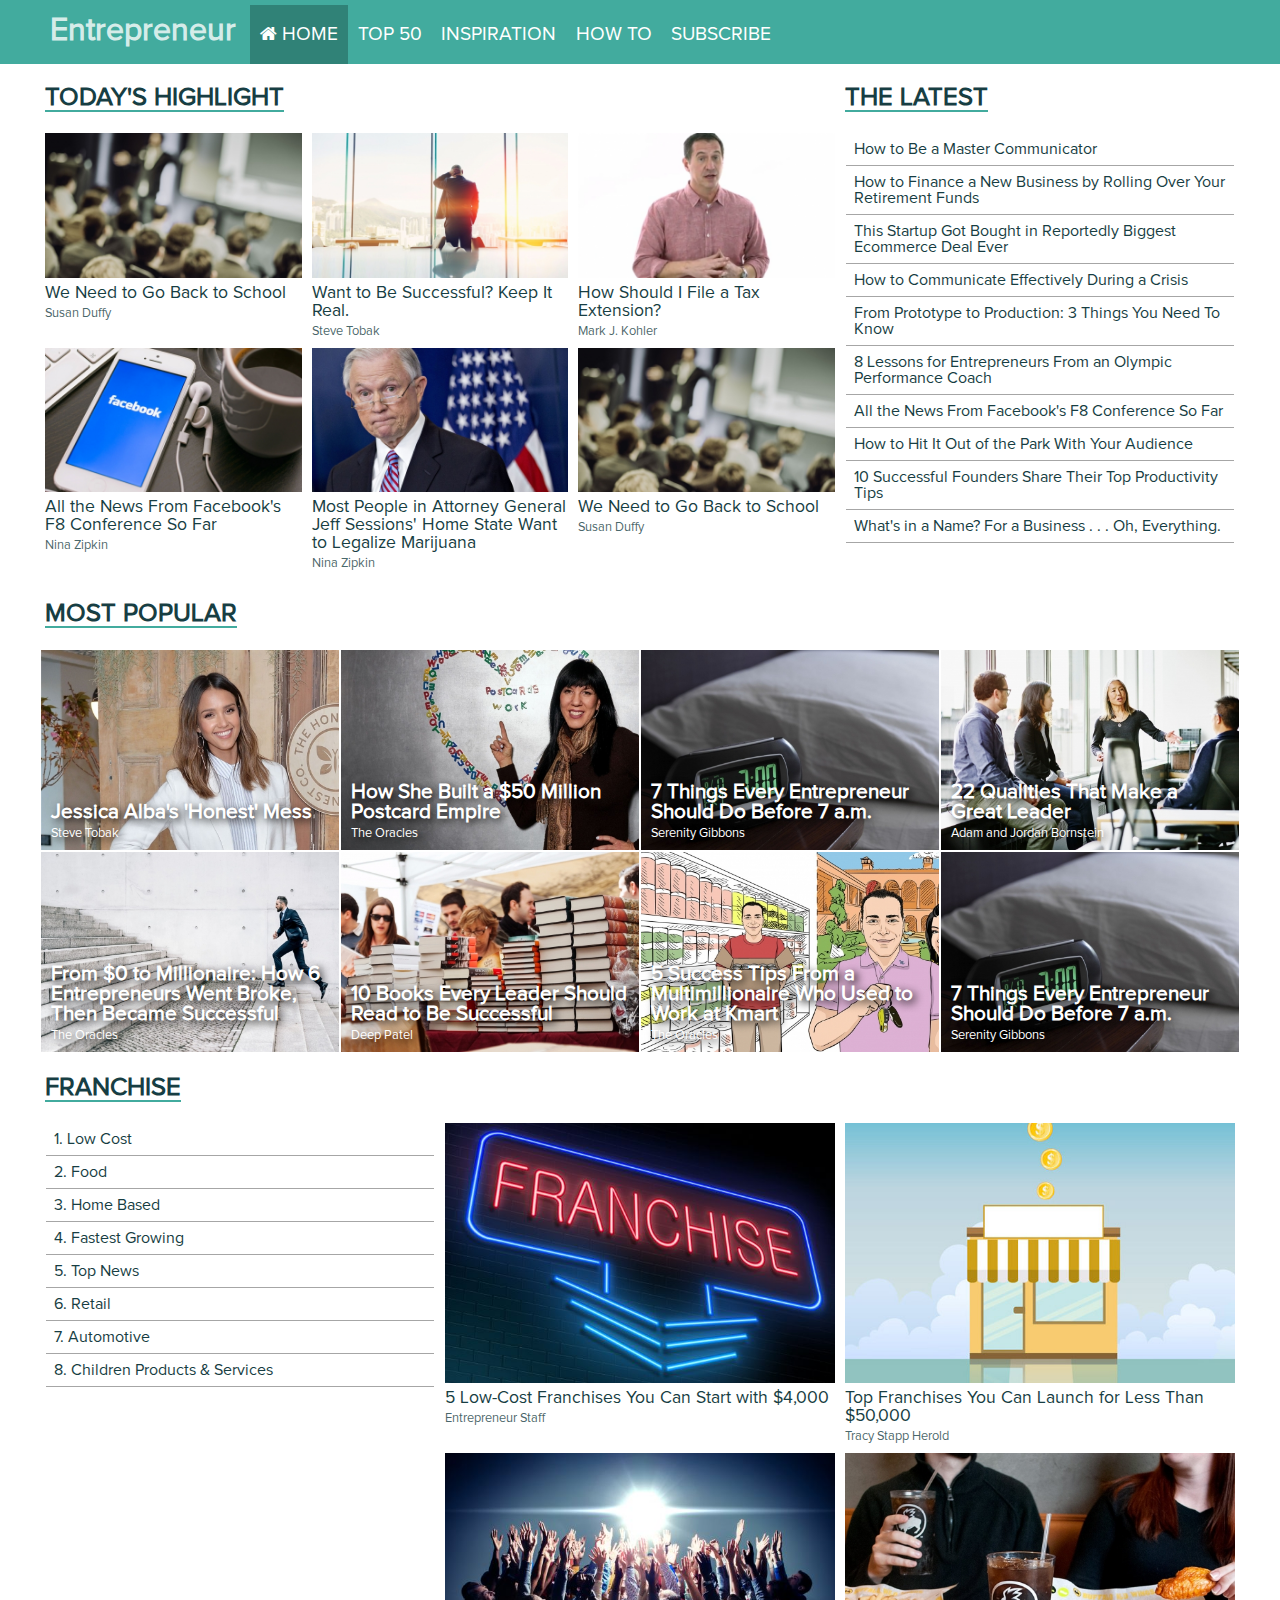
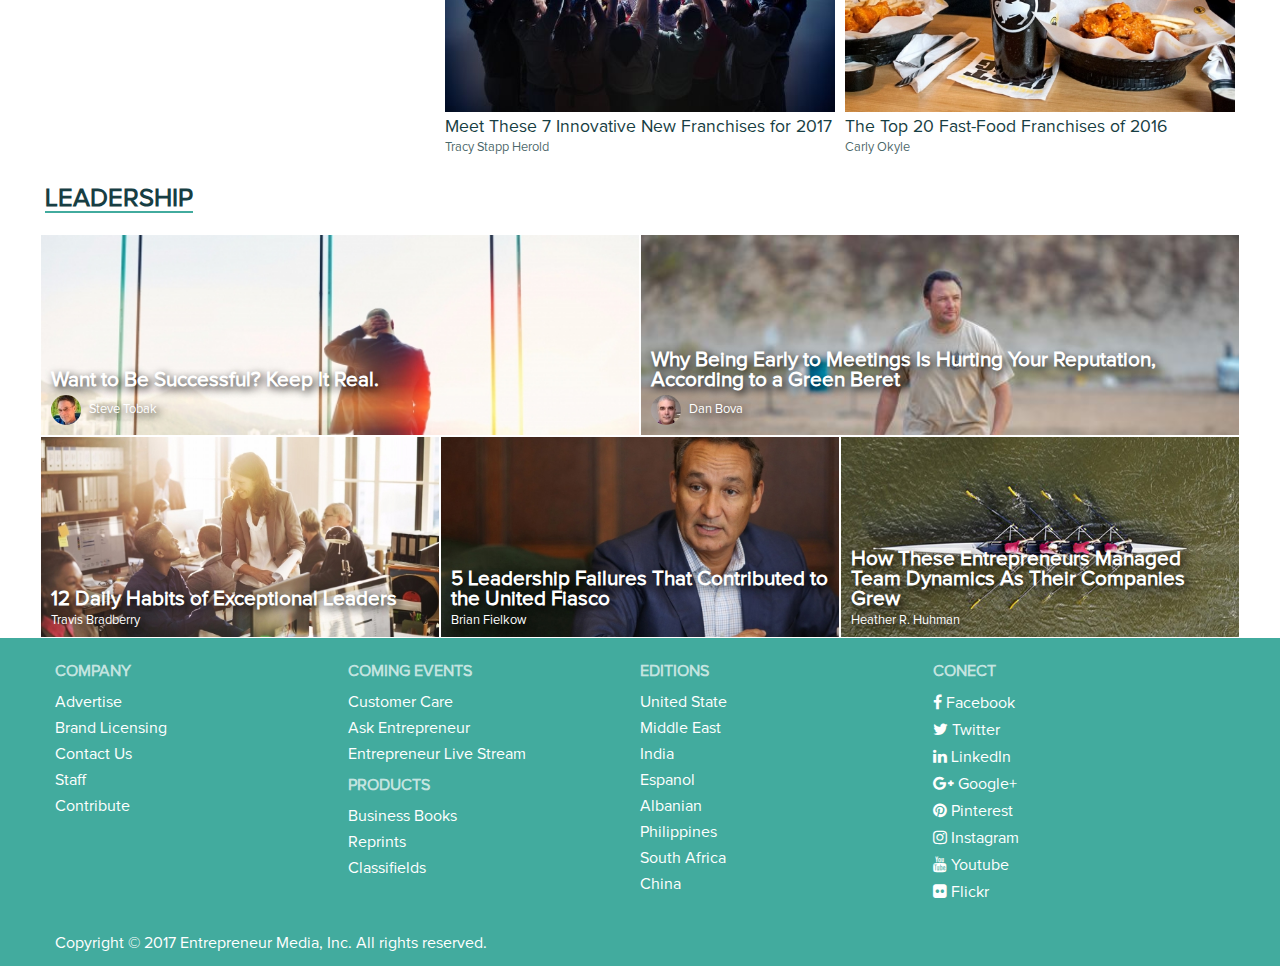
<file: index.html>
<!DOCTYPE html>
<html>
<head>
  <meta charset="utf-8">
  <meta name="viewport" content="width=device-width" initial-scale=1.0>
  <link rel="stylesheet" type="text/css" href="css/grid.css">
  <link rel="stylesheet" type="text/css" href="css/common.css">
  <link rel="stylesheet" type="text/css" href="css/img-article.css">
  <link rel="stylesheet" type="text/css" href="css/list.css">
  <link rel="stylesheet" type="text/css" href="css/heading.css">
  <link rel="stylesheet" type="text/css" href="css/img-link.css">
  <link rel="stylesheet" type="text/css" href="css/nav.css">
  <link rel="stylesheet" type="text/css" href="css/footer.css">
  <link rel="stylesheet" type="text/css" href="css/font-awesome.css">
  <title>Entrepreneur</title>
</head>
<body>

<div class="row">
  <nav>
    <div class="container">
      <a href="index.html" id="brand">
        <h1>Entrepreneur</h1>
      </a>
      <hr>
      <ul>
        <li class="active"><a href="index.html"><i class="fa fa-home fa-2x" aria-hidden="true"></i> Home</a></li>
        <li><a href="top-50.html">Top 50</a></li>
        <li><a href="inspiration.html">Inspiration</a></li>
        <li><a href="how-to.html">How To</a></li>
        <li><a href="subscribe.html">Subscribe</a></li>
      </ul>
    </div>
  </nav>
</div>
<div class="container">
  <div class="row">
    <div class="col-md-8">
      <div class="row">
        <div class="heading">
          <h2>Today's Highlight</h2>
        </div>
      </div>
      <div class="row">
        <div class="col-wd-4 col-sm-12 col-md-6 img-article">
          <a href="https://www.facebook.com/thearasengkh">
            <div>
              <a href="https://www.facebook.com/thearasengkh">
                <img class="img-hover" src="img/20170418200105-GettyImages-526272636.jpeg">
              </a>
            </div>
            <div class="title">
              <a href="https://www.facebook.com/thearasengkh">We Need to Go Back to School</a>
            </div>
            <div class="author">
              <a href="https://www.facebook.com/thearasengkh">Susan Duffy</a>
            </div>
          </a>
        </div>
        <div class="col-wd-4 col-sm-12 col-md-6 img-article">
          <a href="https://www.facebook.com/thearasengkh">
            <div>
              <a href="https://www.facebook.com/thearasengkh">
                <img class="img-hover" src="img/20160407141211-failed-leadership-improvement-banker-broker-stressed.jpeg">
              </a>
            </div>
            <div class="title">
              <a href="https://www.facebook.com/thearasengkh">Want to Be Successful? Keep It Real.</a>
            </div>
            <div class="author">
              <a href="https://www.facebook.com/thearasengkh">Steve Tobak</a>
            </div>
          </a>
        </div>
        <div class="col-wd-4 col-sm-12 col-md-6 img-article">
          <a href="https://www.facebook.com/thearasengkh">
            <div>
              <a href="https://www.facebook.com/thearasengkh">
                <img class="img-hover" src="img/20170414144829-MarkKohler4.png">
              </a>
            </div>
            <div class="title">
              <a href="https://www.facebook.com/thearasengkh">How Should I File a Tax Extension?</a>
            </div>
            <div class="author">
              <a href="https://www.facebook.com/thearasengkh">Mark J. Kohler</a>
            </div>
          </a>
        </div>
        <div class="col-wd-4 col-sm-12 col-md-6 img-article">
          <a href="https://www.facebook.com/thearasengkh">
            <div>
              <a href="https://www.facebook.com/thearasengkh">
                <img class="img-hover" src="img/20160706142953-facebook-business-social-media.jpeg">
              </a>
            </div>
            <div class="title">
              <a href="https://www.facebook.com/thearasengkh">All the News From Facebook's F8 Conference So Far</a>
            </div>
            <div class="author">
              <a href="https://www.facebook.com/thearasengkh">Nina Zipkin</a>
            </div>
          </a>
        </div>
        <div class="col-wd-4 col-sm-12 col-md-6 img-article">
          <a href="https://www.facebook.com/thearasengkh">
            <div>
              <a href="https://www.facebook.com/thearasengkh">
                <img class="img-hover" src="img/1.jpeg">
              </a>
            </div>
            <div class="title">
              <a href="https://www.facebook.com/thearasengkh">Most People in Attorney General Jeff Sessions' Home State Want to Legalize Marijuana</a>
            </div>
            <div class="author">
              <a href="https://www.facebook.com/thearasengkh">Nina Zipkin</a>
            </div>
          </a>
        </div>
        <div class="col-wd-4 col-sm-12 col-md-6 img-article">
          <a href="https://www.facebook.com/thearasengkh">
            <div>
              <a href="https://www.facebook.com/thearasengkh">
                <img class="img-hover" src="img/20170418200105-GettyImages-526272636.jpeg">
              </a>
            </div>
            <div class="title">
              <a href="https://www.facebook.com/thearasengkh">We Need to Go Back to School</a>
            </div>
            <div class="author">
              <a href="https://www.facebook.com/thearasengkh">Susan Duffy</a>
            </div>
          </a>
        </div>
      </div>
    </div>
    <div class="col-md-4">
      <div class="row">
        <div class="heading">
          <h2>The Latest</h2>
        </div>
      </div>
      <div class="list">
        <a href="https://www.facebook.com/thearasengkh">How to Be a Master Communicator</a>
        <a href="https://www.facebook.com/thearasengkh">How to Finance a New Business by Rolling Over Your Retirement Funds</a>
        <a href="https://www.facebook.com/thearasengkh">This Startup Got Bought in Reportedly Biggest Ecommerce Deal Ever</a>
        <a href="https://www.facebook.com/thearasengkh">How to Communicate Effectively During a Crisis</a>
        <a href="https://www.facebook.com/thearasengkh">From Prototype to Production: 3 Things You Need To Know</a>
        <a href="https://www.facebook.com/thearasengkh">8 Lessons for Entrepreneurs From an Olympic Performance Coach</a>
        <a href="https://www.facebook.com/thearasengkh">All the News From Facebook's F8 Conference So Far</a>
        <a href="https://www.facebook.com/thearasengkh">How to Hit It Out of the Park With Your Audience</a>
        <a href="https://www.facebook.com/thearasengkh">10 Successful Founders Share Their Top Productivity Tips</a>
        <a href="https://www.facebook.com/thearasengkh">What's in a Name? For a Business . . . Oh, Everything.</a>
      </div>
    </div>
  </div>
  <div class="row">
    <div class="heading">
      <h2>Most Popular</h2>
    </div>
  </div>
  <div class="row">
    <div class="col-md-4 col-wd-3">
      <div class="img-link">
        <a class="img-hover" href="https://www.facebook.com/thearasengkh" style="background-image: url('img/20170327184039-GettyImages-518303150.jpeg');">
          <div class="text">
            <h3>Jessica Alba's 'Honest' Mess</h3>
            <div class="author">Steve Tobak</div>
          </div>
        </a>
      </div>
    </div>
    <div class="col-md-4 col-wd-3">
      <div class="img-link">
        <a class="img-hover" href="https://www.facebook.com/thearasengkh" style="background-image: url('img/20170323183904-Joy-2.jpeg');">
          <div class="text">
            <h3>How She Built a $50 Million Postcard Empire</h3>
            <div class="author">The Oracles</div>
          </div>
        </a>
      </div>
    </div>
    <div class="col-md-4 col-wd-3">
      <div class="img-link">
        <a class="img-hover" href="https://www.facebook.com/thearasengkh" style="background-image: url('img/20170313230125-GettyImages-159627016.jpeg');">
          <div class="text">
            <h3>7 Things Every Entrepreneur Should Do Before 7 a.m.</h3>
            <div class="author">Serenity Gibbons</div>
          </div>
        </a>
      </div>
    </div>
    <div class="col-md-4 col-wd-3">
      <div class="img-link">
        <a class="img-hover" href="https://www.facebook.com/thearasengkh" style="background-image: url('img/20161019004731-woman-leading-business-meeting.jpeg');">
          <div class="text">
            <h3>22 Qualities That Make a Great Leader</h3>
            <div class="author">Adam and Jordan Bornstein</div>
          </div>
        </a>
      </div>
    </div>
    <div class="col-md-4 col-wd-3">
      <div class="img-link">
        <a class="img-hover" href="https://www.facebook.com/thearasengkh" style="background-image: url('img/20170328210135-GettyImages-540575192.jpeg');">
          <div class="text">
            <h3>From $0 to Millionaire: How 6 Entrepreneurs Went Broke, Then Became Successful</h3>
            <div class="author">The Oracles</div>
          </div>
        </a>
      </div>
    </div>
    <div class="col-md-4 col-wd-3">
      <div class="img-link">
        <a class="img-hover" href="https://www.facebook.com/thearasengkh" style="background-image: url('img/20160120154208-selling-books-market-people-buying-vendor.jpeg');">
          <div class="text">
            <h3>10 Books Every Leader Should Read to Be Successful</h3>
            <div class="author">Deep Patel</div>
          </div>
        </a>
      </div>
    </div>
    <div class="col-md-4 col-wd-3">
      <div class="img-link">
        <a class="img-hover" href="https://www.facebook.com/thearasengkh" style="background-image: url('img/20170412152355-Mannyk2-crop.jpeg');">
          <div class="text">
            <h3>5 Success Tips From a Multimillionaire Who Used to Work at Kmart</h3>
            <div class="author">The Oracles</div>
          </div>
        </a>
      </div>
    </div>
    <div class="col-md-4 col-wd-3">
      <div class="img-link">
        <a class="img-hover" href="https://www.facebook.com/thearasengkh" style="background-image: url('img/20170313230125-GettyImages-159627016.jpeg');">
          <div class="text">
            <h3>7 Things Every Entrepreneur Should Do Before 7 a.m.</h3>
            <div class="author">Serenity Gibbons</div>
          </div>
        </a>
      </div>
    </div>
  </div>
  <div class="row">
    <div class="heading">
      <h2>FRANCHISE</h2>
    </div>
  </div>
  <div class="row">
    <div class="col-md-4">
      <div class="list">
        <a href="https://www.facebook.com/thearasengkh">1. Low Cost</a>
        <a href="https://www.facebook.com/thearasengkh">2. Food</a>
        <a href="https://www.facebook.com/thearasengkh">3. Home Based</a>
        <a href="https://www.facebook.com/thearasengkh">4. Fastest Growing</a>
        <a href="https://www.facebook.com/thearasengkh">5. Top News</a>
        <a href="https://www.facebook.com/thearasengkh">6. Retail</a>
        <a href="https://www.facebook.com/thearasengkh">7. Automotive</a>
        <a href="https://www.facebook.com/thearasengkh">8. Children Products &#38; Services</a>
      </div>
    </div>
    <div class="col-md-8">
      <div class="row">
        <div class="col-md-6 img-article">
          <a href="https://www.facebook.com/thearasengkh">
            <div>
              <a href="https://www.facebook.com/thearasengkh">
                <img class="img-hover" src="img/20170412160207-GettyImages-533666039.jpeg">
              </a>
            </div>
            <div class="title">
              <a href="https://www.facebook.com/thearasengkh">5 Low-Cost Franchises You Can Start with $4,000</a>
            </div>
            <div class="author">
              <a href="https://www.facebook.com/thearasengkh">Entrepreneur Staff</a>
            </div>
          </a>
        </div>
        <div class="col-md-6 img-article">
          <a href="https://www.facebook.com/thearasengkh">
            <div>
              <a href="https://www.facebook.com/thearasengkh">
                <img class="img-hover" src="img/top-franchises-you-can-launch.jpg">
              </a>
            </div>
            <div class="title">
              <a href="https://www.facebook.com/thearasengkh">Top Franchises You Can Launch for Less Than $50,000</a>
            </div>
            <div class="author">
              <a href="https://www.facebook.com/thearasengkh">Tracy Stapp Herold</a>
            </div>
          </a>
        </div>
        <div class="col-md-6 img-article">
          <a href="https://www.facebook.com/thearasengkh">
            <div>
              <a href="https://www.facebook.com/thearasengkh">
                <img class="img-hover" src="img/20170321172205-GettyImages-513439425.jpeg">
              </a>
            </div>
            <div class="title">
              <a href="https://www.facebook.com/thearasengkh">Meet These 7 Innovative New Franchises for 2017</a>
            </div>
            <div class="author">
              <a href="https://www.facebook.com/thearasengkh">Tracy Stapp Herold</a>
            </div>
          </a>
        </div>
        <div class="col-md-6 img-article">
          <a href="https://www.facebook.com/thearasengkh">
            <div>
              <a href="https://www.facebook.com/thearasengkh">
                <img class="img-hover" src="img/20160106204035-buffalo-wild-wings.jpeg">
              </a>
            </div>
            <div class="title">
              <a href="https://www.facebook.com/thearasengkh">The Top 20 Fast-Food Franchises of 2016</a>
            </div>
            <div class="author">
              <a href="https://www.facebook.com/thearasengkh">Carly Okyle</a>
            </div>
          </a>
        </div>
      </div>
    </div>
  </div>
  <div class="row">
    <div class="heading">
      <h2>Leadership</h2>
    </div>
  </div>
  <div class="row">
    <div class="col-md-4 col-wd-6">
      <div class="img-link">
        <a class="img-hover" href="https://www.facebook.com/thearasengkh" style="background-image: url('img/20160407141211-failed-leadership-improvement-banker-broker-stressed.jpeg');">
          <div class="text">
            <h3>Want to Be Successful? Keep It Real.</h3>
            <div class="author">
              <img src="img/20150914223606-SteveTobak.jpeg">
              <span>Steve Tobak</span>
            </div>
          </div>
        </a>
      </div>
    </div>
    <div class="col-md-4 col-wd-6">
      <div class="img-link">
        <a class="img-hover" href="https://www.facebook.com/thearasengkh" style="background-image: url('img/20170331161141-use.jpeg');">
          <div class="text">
            <h3>Why Being Early to Meetings Is Hurting Your Reputation, According to a Green Beret</h3>
            <div class="author">
              <img src="img/20160321154119-unnamed.jpeg">
              <span>Dan Bova</span>
            </div>
          </div>
        </a>
      </div>
    </div>
    <div class="col-md-4">
      <div class="img-link">
        <a class="img-hover" href="https://www.facebook.com/thearasengkh" style="background-image: url('img/20160525140033-team-meeting-leadership-working-listening-coworkers-professionalism-communication.jpeg');">
          <div class="text">
            <h3>12 Daily Habits of Exceptional Leaders</h3>
            <div class="author">
              <span>Travis Bradberry</span>
            </div>
          </div>
        </a>
      </div>
    </div>
    <div class="col-md-4">
      <div class="img-link">
        <a class="img-hover" href="https://www.facebook.com/thearasengkh" style="background-image: url('img/20170417202337-GettyImages-667663884-crop.jpeg');">
          <div class="text">
            <h3>5 Leadership Failures That Contributed to the United Fiasco</h3>
            <div class="author">
              <span>Brian Fielkow</span>
            </div>
          </div>
        </a>
      </div>
    </div>
    <div class="col-md-4">
      <div class="img-link">
        <a class="img-hover" href="https://www.facebook.com/thearasengkh" style="background-image: url('img/1395341945-6-qualities-highly-successful-teams.jpg');">
          <div class="text">
            <h3>How These Entrepreneurs Managed Team Dynamics As Their Companies Grew</h3>
            <div class="author">
              <span>Heather R. Huhman</span>
            </div>
          </div>
        </a>
      </div>
    </div>
  </div>

</div>

<!-- Footer -->
<footer>
  <div class="container">
    <div class="row">
      <div class="col-wd-3 col-md-4">
        <span>Company</span>
        <a href="#" class="un">Advertise</a>
        <a href="#">Brand Licensing</a>
        <a href="#">Contact Us</a>
        <a href="#">Staff</a>
        <a href="#">Contribute</a>
      </div>
      <div class="col-wd-3 col-md-4">
        <span>Coming Events</span>
        <a href="#">Customer Care</a>
        <a href="#">Ask Entrepreneur</a>
        <a href="#">Entrepreneur Live Stream</a>
        <span>Products</span>
        <a href="#">Business Books</a>
        <a href="#">Reprints</a>
        <a href="#">Classifields</a>
      </div>
      <div class="col-wd-3 md-hide">
        <span>Editions</span>
        <a href="#">United State</a>
        <a href="#">Middle East</a>
        <a href="#">India</a>
        <a href="#">Espanol</a>
        <a href="#">Albanian</a>
        <a href="#">Philippines</a>
        <a href="#">South Africa</a>
        <a href="#">China</a>
      </div>
      <div class="col-wd-3 col-md-4">
        <span>Conect</span>
        <a href="#"><i class="fa fa-facebook" aria-hidden="true"></i> Facebook</a>
        <a href="#"><i class="fa fa-twitter" aria-hidden="true"></i> Twitter</a>
        <a href="#"><i class="fa fa-linkedin" aria-hidden="true"></i> LinkedIn</a>
        <a href="#"><i class="fa fa-google-plus" aria-hidden="true"></i> Google+</a>
        <a href="#"><i class="fa fa-pinterest" aria-hidden="true"></i> Pinterest</a>
        <a href="#"><i class="fa fa-instagram" aria-hidden="true"></i> Instagram</a>
        <a href="#"><i class="fa fa-youtube" aria-hidden="true"></i> Youtube</a>
        <a href="#"><i class="fa fa-flickr" aria-hidden="true"></i> Flickr</a>
      </div>
    </div>
    <div class="row">
      <div class="col-wd-12">
        <p class="copy-right">Copyright © 2017 Entrepreneur Media, Inc. All rights reserved.</p>
      </div>
    </div>
  </div>
</fohttps://www.facebook.com/thearasengkhter>

</body>
</html>
</file>
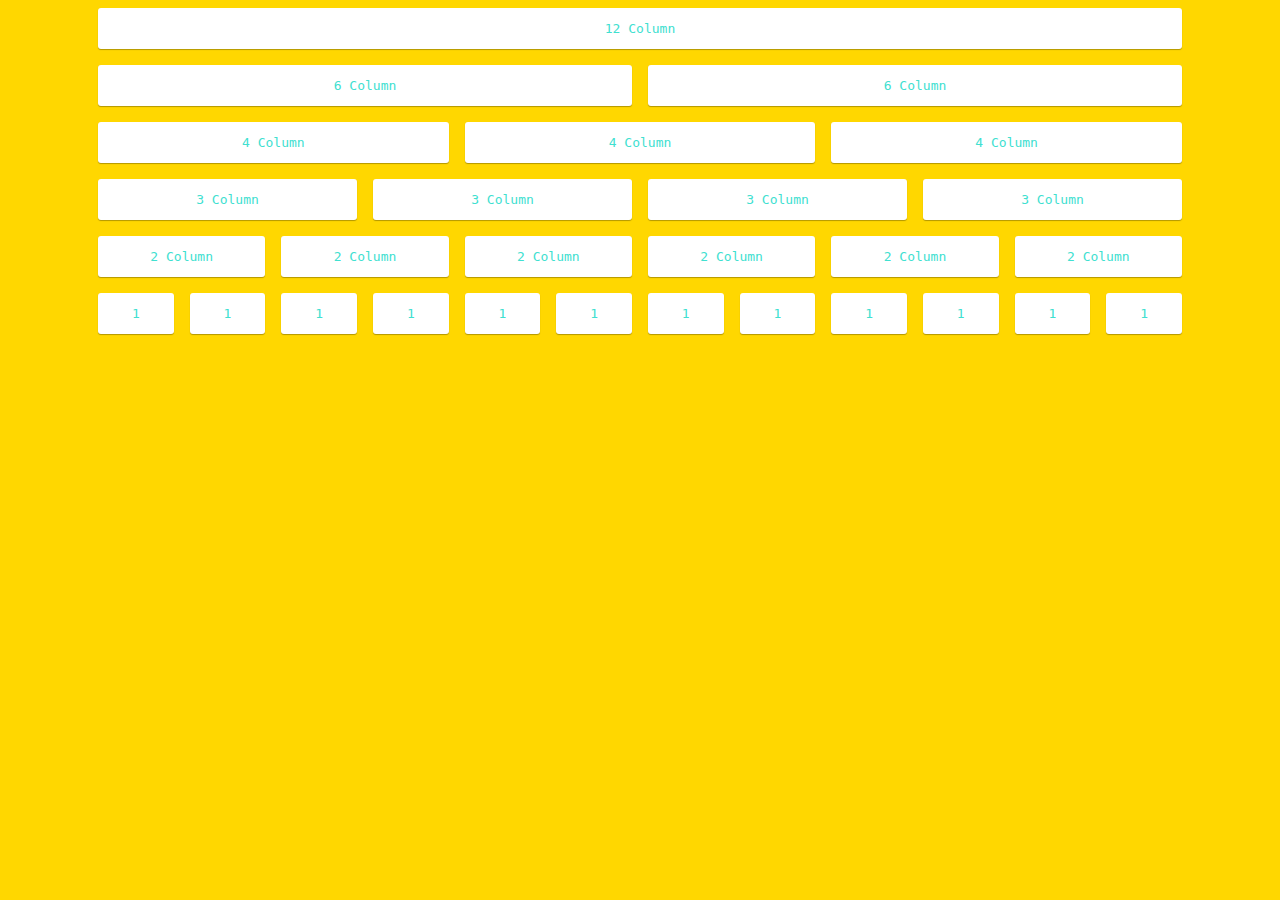
<file: 12-column-grid-system-2016.html>
<!DOCTYPE html>
<html lang="en">
<head>
    <meta charset="UTF-8">
    <meta name="viewport" content="width=device-width, initial-scale=1.0">
    <title>12 Column Grid System 2016</title>
    <style>
        html {
            box-sizing: border-box;
        }

        body {
            font-family: monospace;
            padding: 0;
            margin: 0;
            background: gold;
        }

        *,
        *:before,
        *:after {
            box-sizing: inherit;
        }

        .grid {
            width: 100%;
            max-width: 1100px;
            margin: 0 auto;
        }

        .grid:before,
        .grid:after,
        .row:before,
        .row:after {
            content: " ";
            display: table;
        }

        .grid:after,
        .row:after {clear: both;}

        [class*='col-']{
            width: 100%;
            float: left;
            min-height: 1px;
        }

        .col {
            padding: 1em;
            margin: 8px;
            background:  white;
            border-radius: 3px;
            box-shadow: 0 1px 1px rgba(0,0,0,.3);
            color: turquoise;
            text-align: center;
        }

        @media screen and (min-width:320px){

            .col-wd-1 {width: 8.33333%;}
            .col-wd-2 {width: 16.66667%;}
            .col-wd-3 {width: 25%;}
            .col-wd-4 {width: 33.33333%;}
            .col-wd-5 {width: 41.66667%;}
            .col-wd-6 {width: 50%;}
            .col-wd-7 {width: 58.33333%;}
            .col-wd-8 {width: 66.66667%;}
            .col-wd-9 {width: 75%;}
            .col-wd-10 {width: 83.33333%;}
            .col-wd-11 {width: 91.66667%;}
            .col-wd-12 {width: 100%;}

        }

        @media screen and (min-width:640px){

            .col-md-1 {width: 8.33333%;}
            .col-md-2 {width: 16.66667%;}
            .col-md-3 {width: 25%;}
            .col-md-4 {width: 33.33333%;}
            .col-md-5 {width: 41.66667%;}
            .col-md-6 {width: 50%;}
            .col-md-7 {width: 58.33333%;}
            .col-md-8 {width: 66.66667%;}
            .col-md-9 {width: 75%;}
            .col-md-10 {width: 83.33333%;}
            .col-md-11 {width: 91.66667%;}
            .col-md-12 {width: 100%;}

        }

        @media screen and (min-width:960px){

            .col-sm-1 {width: 8.33333%;}
            .col-sm-2 {width: 16.66667%;}
            .col-sm-3 {width: 25%;}
            .col-sm-4 {width: 33.33333%;}
            .col-sm-5 {width: 41.66667%;}
            .col-sm-6 {width: 50%;}
            .col-sm-7 {width: 58.33333%;}
            .col-sm-8 {width: 66.66667%;}
            .col-sm-9 {width: 75%;}
            .col-sm-10 {width: 83.33333%;}
            .col-sm-11 {width: 91.66667%;}
            .col-sm-12 {width: 100%;}

        }

    </style>
</head>

<body>
<div class="grid">
    <div class="row">

        <div class="col-wd-12">
            <div class="col">12 Column</div>
        </div>

        <div class="col-wd-6">
            <div class="col">6 Column</div>
        </div>
        <div class="col-wd-6">
            <div class="col">6 Column</div>
        </div>

        <div class="col-wd-6 col-md-4">
            <div class="col">4 Column</div>
        </div>
        <div class="col-wd-6 col-md-4">
            <div class="col">4 Column</div>
        </div>
        <div class="col-wd-12 col-md-4">
            <div class="col">4 Column</div>
        </div>

        <div class="col-wd-6 col-md-3">
            <div class="col">3 Column</div>
        </div>
        <div class="col-wd-6 col-md-3">
            <div class="col">3 Column</div>
        </div>
        <div class="col-wd-6 col-md-3">
            <div class="col">3 Column</div>
        </div>
        <div class="col-wd-6 col-md-3">
            <div class="col">3 Column</div>
        </div>

        <div class="col-wd-6 col-md-4 col-sm-2">
            <div class="col">2 Column</div>
        </div>
        <div class="col-wd-6 col-md-4 col-sm-2">
            <div class="col">2 Column</div>
        </div>
        <div class="col-wd-6 col-md-4 col-sm-2">
            <div class="col">2 Column</div>
        </div>
        <div class="col-wd-6 col-md-4 col-sm-2">
            <div class="col">2 Column</div>
        </div>
        <div class="col-wd-6 col-md-4 col-sm-2">
            <div class="col">2 Column</div>
        </div>
        <div class="col-wd-6 col-md-4 col-sm-2">
            <div class="col">2 Column</div>
        </div>

        <div class="col-wd-3 col-md-2 col-sm-1">
            <div class="col">1</div>
        </div>
        <div class="col-wd-3 col-md-2 col-sm-1">
            <div class="col">1</div>
        </div>
        <div class="col-wd-3 col-md-2 col-sm-1">
            <div class="col">1</div>
        </div>
        <div class="col-wd-3 col-md-2 col-sm-1">
            <div class="col">1</div>
        </div>
        <div class="col-wd-3 col-md-2 col-sm-1">
            <div class="col">1</div>
        </div>
        <div class="col-wd-3 col-md-2 col-sm-1">
            <div class="col">1</div>
        </div>
        <div class="col-wd-3 col-md-2 col-sm-1">
            <div class="col">1</div>
        </div>
        <div class="col-wd-3 col-md-2 col-sm-1">
            <div class="col">1</div>
        </div>
        <div class="col-wd-3 col-md-2 col-sm-1">
            <div class="col">1</div>
        </div>
        <div class="col-wd-3 col-md-2 col-sm-1">
            <div class="col">1</div>
        </div>
        <div class="col-wd-3 col-md-2 col-sm-1">
            <div class="col">1</div>
        </div>
        <div class="col-wd-3 col-md-2 col-sm-1">
            <div class="col">1</div>
        </div>

    </div>
</div>
</body>
</html>
</file>
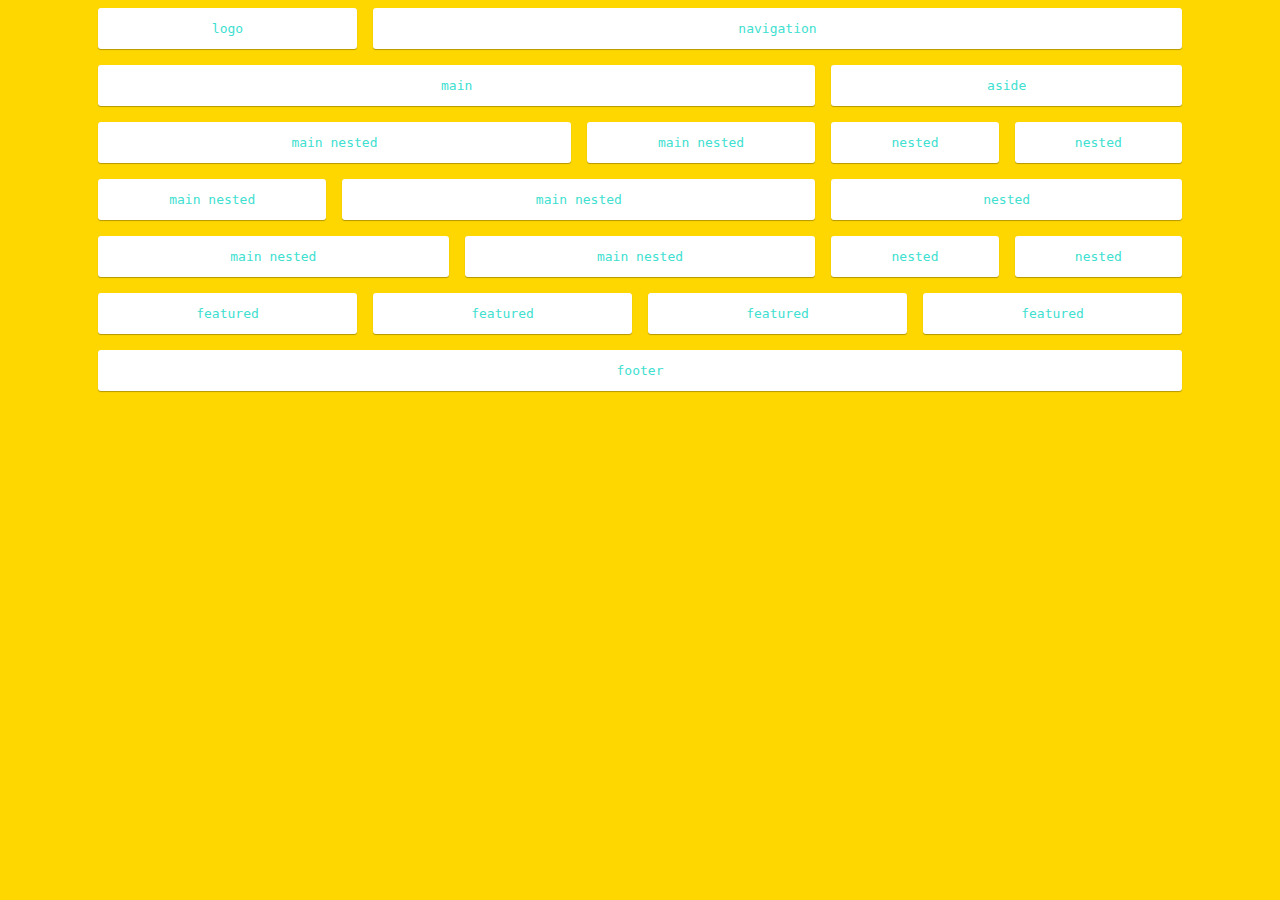
<file: 12-column-grid-template-1.html>
<!DOCTYPE html>
<html lang="en">
<head>
    <meta charset="UTF-8">
    <meta name="viewport" content="width=device-width, initial-scale=1.0">
    <title>12 Column Grid Template 1</title>
    <style>
        html {
            box-sizing: border-box;
        }

        body {
            font-family: monospace;
            padding: 0;
            margin: 0;
            background: gold;
        }

        *,
        *:before,
        *:after {
            box-sizing: inherit;
        }

        .grid {
            width: 100%;
            max-width: 1100px;
            margin: 0 auto;
        }

        .grid:before,
        .grid:after,
        .row:before,
        .row:after {
            content: " ";
            display: table;
        }

        .grid:after,
        .row:after {clear: both;}

        [class*='col-']{
            width: 100%;
            float: left;
            min-height: 1px;
        }

        .col {
            padding: 1em;
            margin: 8px;
            background:  white;
            border-radius: 3px;
            box-shadow: 0 1px 1px rgba(0,0,0,.3);
            color: turquoise;
            text-align: center;
        }

        @media screen and (min-width:320px){

            .col-wd-1 {width: 8.33333%;}
            .col-wd-2 {width: 16.66667%;}
            .col-wd-3 {width: 25%;}
            .col-wd-4 {width: 33.33333%;}
            .col-wd-5 {width: 41.66667%;}
            .col-wd-6 {width: 50%;}
            .col-wd-7 {width: 58.33333%;}
            .col-wd-8 {width: 66.66667%;}
            .col-wd-9 {width: 75%;}
            .col-wd-10 {width: 83.33333%;}
            .col-wd-11 {width: 91.66667%;}
            .col-wd-12 {width: 100%;}

        }

        @media screen and (min-width:640px){

            .col-md-1 {width: 8.33333%;}
            .col-md-2 {width: 16.66667%;}
            .col-md-3 {width: 25%;}
            .col-md-4 {width: 33.33333%;}
            .col-md-5 {width: 41.66667%;}
            .col-md-6 {width: 50%;}
            .col-md-7 {width: 58.33333%;}
            .col-md-8 {width: 66.66667%;}
            .col-md-9 {width: 75%;}
            .col-md-10 {width: 83.33333%;}
            .col-md-11 {width: 91.66667%;}
            .col-md-12 {width: 100%;}

        }

        @media screen and (min-width:960px){

            .col-sm-1 {width: 8.33333%;}
            .col-sm-2 {width: 16.66667%;}
            .col-sm-3 {width: 25%;}
            .col-sm-4 {width: 33.33333%;}
            .col-sm-5 {width: 41.66667%;}
            .col-sm-6 {width: 50%;}
            .col-sm-7 {width: 58.33333%;}
            .col-sm-8 {width: 66.66667%;}
            .col-sm-9 {width: 75%;}
            .col-sm-10 {width: 83.33333%;}
            .col-sm-11 {width: 91.66667%;}
            .col-sm-12 {width: 100%;}

        }

    </style>
</head>

<body>

    <!-- grid -->
    <div class="grid">
        <!-- row -->
        <div class="row">

            <div class="col-wd-6 col-md-3">
                    <div class="col">logo</div>
            </div>
            <div class="col-wd-6 col-md-9">
                <div class="col">navigation</div>
            </div>

        </div><!-- end row -->
    </div><!-- end grid -->

    <!-- grid -->
    <div class="grid">
        <!-- row -->
        <div class="row">

            <div class="col-wd-12 col-md-8">
                <div class="col">main</div>

                <div class="col-wd-8">
                    <div class="col">main nested</div>
                </div>
                <div class="col-wd-4">
                    <div class="col">main nested</div>
                </div>
                <div class="col-wd-4">
                    <div class="col">main nested</div>
                </div>
                <div class="col-wd-8">
                    <div class="col">main nested</div>
                </div>
                <div class="col-wd-6">
                    <div class="col">main nested</div>
                </div>
                <div class="col-wd-6">
                    <div class="col">main nested</div>
                </div>

            </div>

            <!-- aside -->
            <div class="col-wd-12 col-md-4">
                <div class="col">aside</div>

                <div class="col-wd-6">
                    <div class="col">nested</div>
                </div>
                <div class="col-wd-6">
                    <div class="col">nested</div>
                </div>
                <div class="col-wd-12">
                    <div class="col">nested</div>
                </div>
                <div class="col-wd-6">
                    <div class="col">nested</div>
                </div>
                <div class="col-wd-6">
                    <div class="col">nested</div>
                </div>

            </div><!-- end aside -->

        </div><!-- end row -->
    </div><!-- end grid -->

    <!-- grid -->
    <div class="grid">
        <!-- row -->
        <div class="row">

            <div class="col-wd-6 col-md-3">
                <div class="col">featured</div>
            </div>
            <div class="col-wd-6 col-md-3">
                <div class="col">featured</div>
            </div>
            <div class="col-wd-6 col-md-3">
                <div class="col">featured</div>
            </div>
            <div class="col-wd-6 col-md-3">
                <div class="col">featured</div>
            </div>

        </div><!-- end row -->
    </div><!-- end grid -->

    <!-- grid -->
    <div class="grid">
        <!-- row -->
        <div class="row">

            <div class="col-wd-12">
                <div class="col">footer</div>
            </div>

        </div><!-- end row -->
    </div><!-- end grid -->

</body>
</html>
</file>
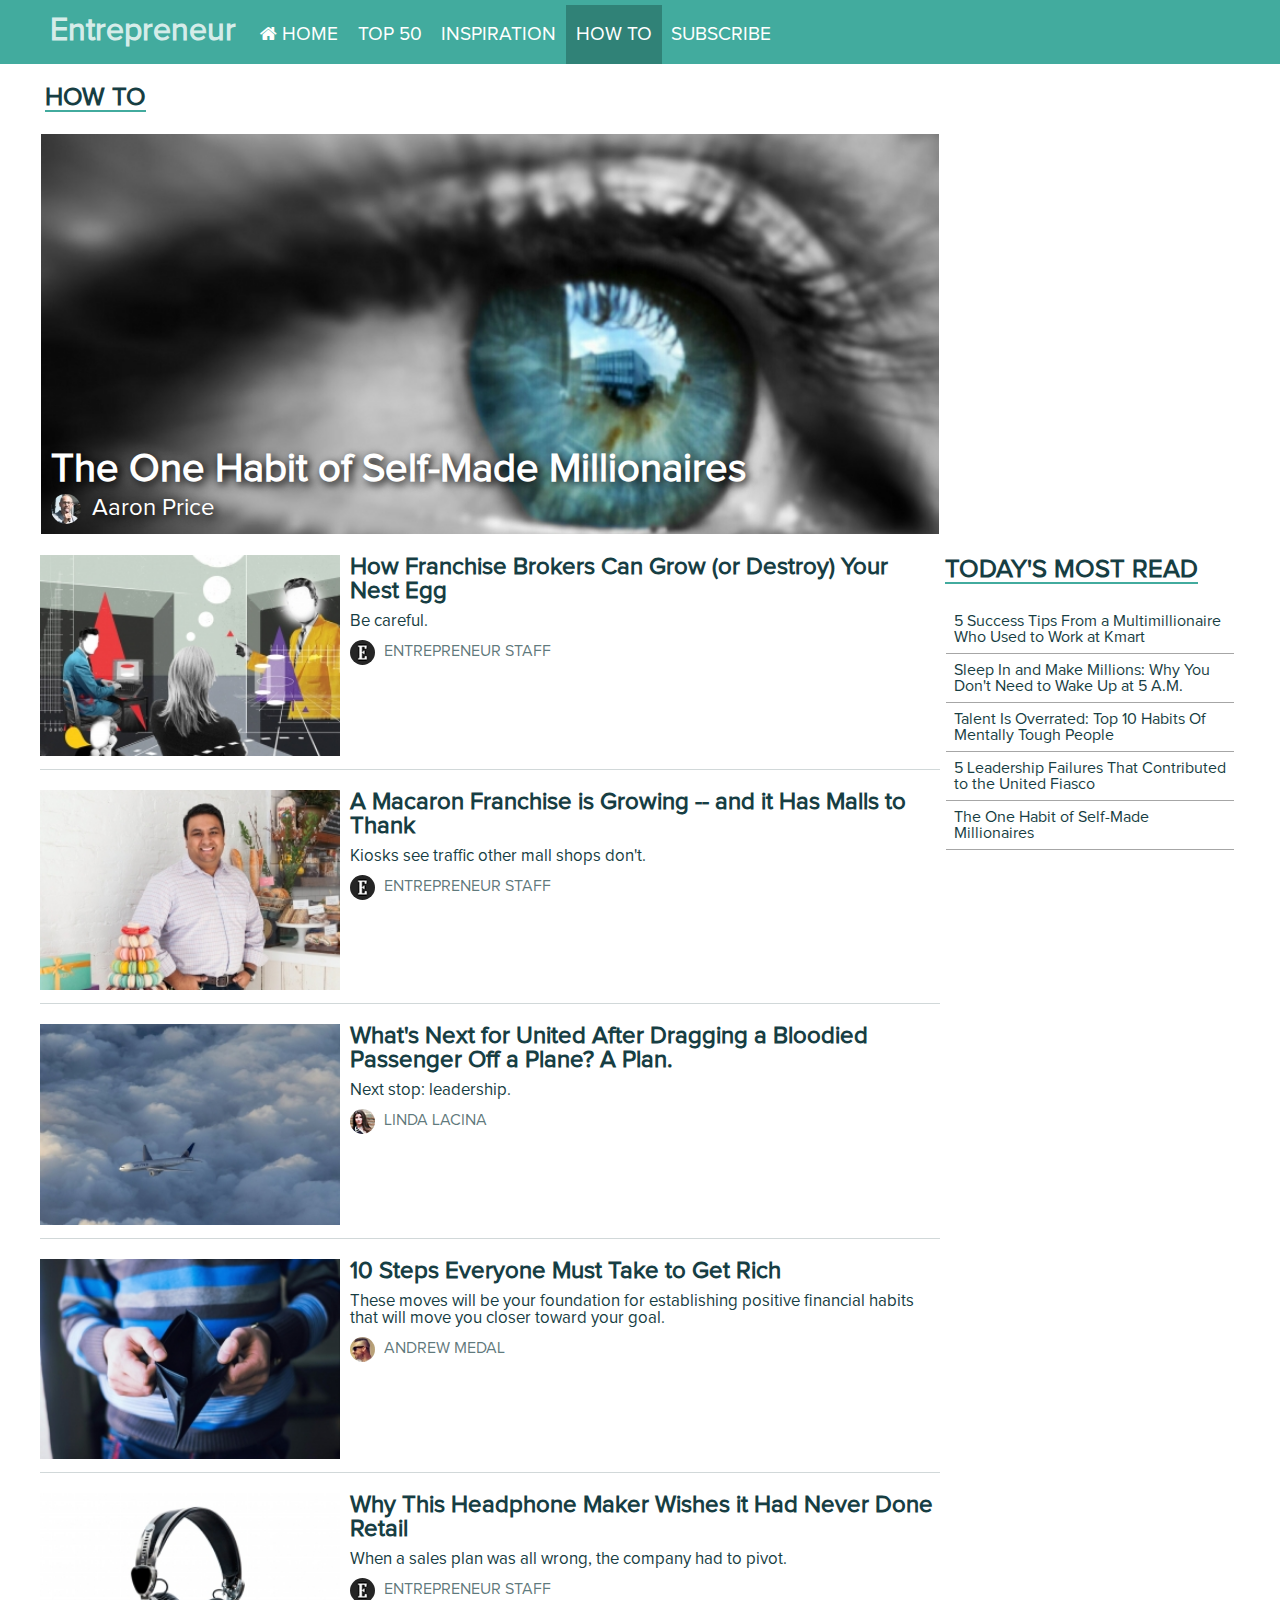
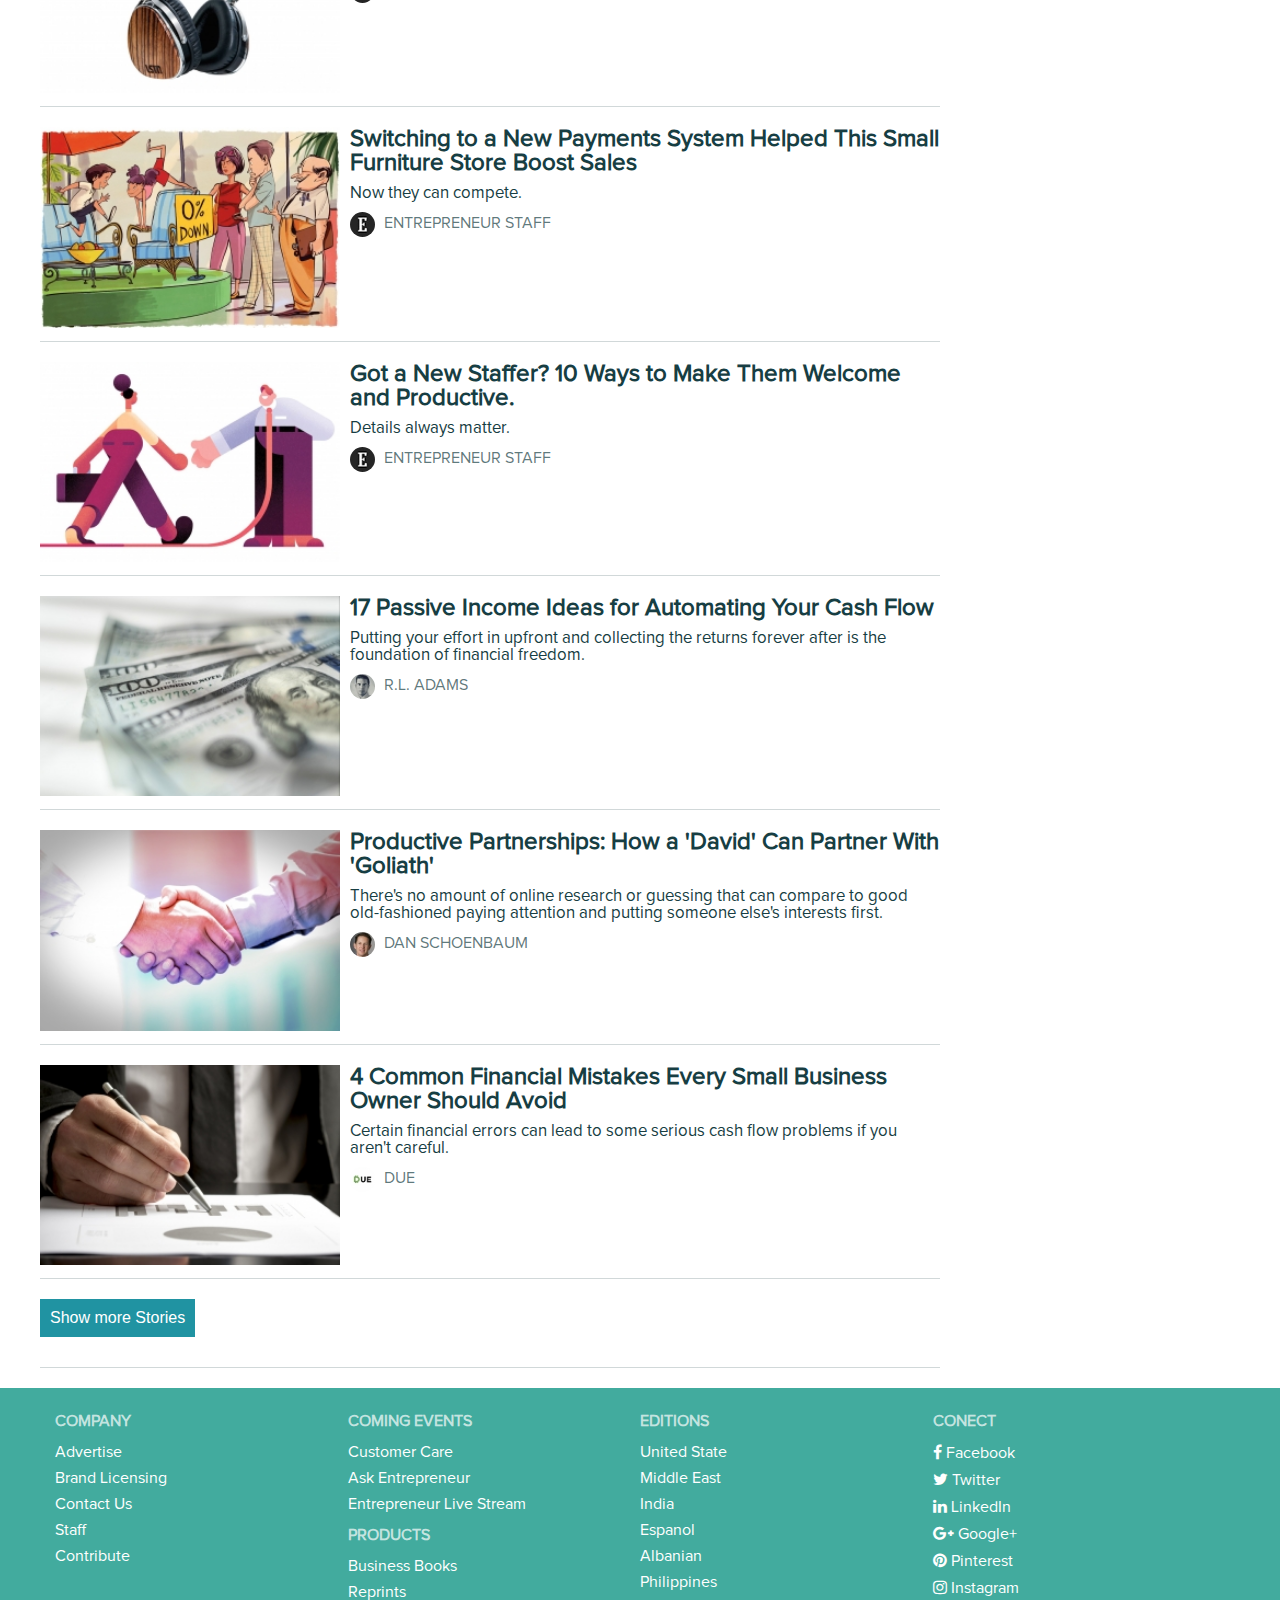
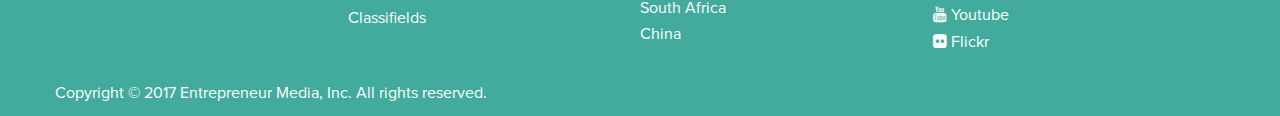
<file: how-to.html>
<!DOCTYPE html>
<html>
<head>
  <meta charset="utf-8">
  <meta name="viewport" content="width=device-width" initial-scale=1.0>
  <link rel="stylesheet" type="text/css" href="css/grid.css">
  <link rel="stylesheet" type="text/css" href="css/common.css">
  <link rel="stylesheet" type="text/css" href="css/heading.css">
  <link rel="stylesheet" type="text/css" href="css/img-link.css">
  <link rel="stylesheet" type="text/css" href="css/article-list.css">
  <link rel="stylesheet" type="text/css" href="css/list.css">
  <link rel="stylesheet" type="text/css" href="css/nav.css">
  <link rel="stylesheet" type="text/css" href="css/footer.css">
  <link rel="stylesheet" type="text/css" href="css/button.css">
  <link rel="stylesheet" type="text/css" href="css/font-awesome.css">
  <title>Entrepreneur</title>
  <style type="text/css">
    #top-img a{
      height: 400px;
    }
  </style>
</head>
<body>
<div class="row">
  <nav>
    <div class="container">
      <a href="index.html" id="brand">
        <h1>Entrepreneur</h1>
      </a>
      <hr>
      <ul>
        <li><a href="index.html"><i class="fa fa-home fa-2x" aria-hidden="true"></i> Home</a></li>
        <li><a href="top-50.html">Top 50</a></li>
        <li><a href="inspiration.html">Inspiration</a></li>
        <li class="active"><a href="how-to.html">How To</a></li>
        <li><a href="subscribe.html">Subscribe</a></li>
      </ul>
    </div>
  </nav>
</div>
<div class="container">
  <div class="row">
    <div class="heading">
      <h2>How to</h2>
    </div>
    <div class="col-wd-9">
      <div class="img-link big-text" id="top-img">
        <a class="img-hover" href="https://www.facebook.com/thearasengkh" style="background-image: url('img/20170413223859-GettyImages-574906405.jpeg');">
          <div class="text">
            <h3>The One Habit of Self-Made Millionaires</h3>
            <div class="author">
              <img src="img/20160810150458-apatprop2.jpeg">
              <span>Aaron Price</span>
            </div>
          </div>
        </a>
      </div>
    </div>
  </div>
  <div class="row">
    <div class="col-wd-9 col-md-12 article-list">
      <div class="row">
        <div class="col-md-5 col-wd-4">
          <img src="img/20170314221346-franchise-riskiest.jpeg" class="article-list-img img-hover">
        </div>
        <div class="col-md-7 col-wd-8 body">
          <h2 class="title">
            <a class="text-decoration-none underline-on-hover" href="https://www.facebook.com/thearasengkh">How Franchise Brokers Can Grow (or Destroy) Your Nest Egg</a>
          </h2>
          <div class="des">
            Be careful.
          </div>
          <div class="footer">
            <img src="img/1400772546_entrepreneur-staff.jpg">
            <a href="https://www.facebook.com/thearasengkh" class="text-decoration-none underline-on-hover">Entrepreneur Staff</a>
          </div>
        </div>
      </div>
      <div class="row">
        <div class="col-md-5 col-wd-4">
          <img src="img/20170320160619-ffranchisor-woops1.jpeg" class="article-list-img img-hover">
        </div>
        <div class="col-md-7 col-wd-8 body">
          <h2 class="title">
            <a class="text-decoration-none underline-on-hover" href="https://www.facebook.com/thearasengkh">A Macaron Franchise is Growing -- and it Has Malls to Thank</a>
          </h2>
          <div class="des">
            Kiosks see traffic other mall shops don't.
          </div>
          <div class="footer">
            <img src="img/1400772546_entrepreneur-staff.jpg">
            <a href="https://www.facebook.com/thearasengkh" class="text-decoration-none underline-on-hover">Entrepreneur Staff</a>
          </div>
        </div>
      </div>
      <div class="row">
        <div class="col-md-5 col-wd-4">
          <img src="img/20170411210617-GettyImages-639379284.jpeg" class="article-list-img img-hover">
        </div>
        <div class="col-md-7 col-wd-8 body">
          <h2 class="title">
            <a class="text-decoration-none underline-on-hover" href="https://www.facebook.com/thearasengkh">What's Next for United After Dragging a Bloodied Passenger Off a Plane? A Plan.</a>
          </h2>
          <div class="des">
            Next stop: leadership.
          </div>
          <div class="footer">
            <img src="img/linda-lacina.jpg">
            <a href="https://www.facebook.com/thearasengkh" class="text-decoration-none underline-on-hover">LINDA LACINA</a>
          </div>
        </div>
      </div>
      <div class="row">
        <div class="col-md-5 col-wd-4">
          <img src="img/20160602153905-businessman-empty-wallet-no-money-profit-cash-financial-crisis.jpeg" class="article-list-img img-hover">
        </div>
        <div class="col-md-7 col-wd-8 body">
          <h2 class="title">
            <a class="text-decoration-none underline-on-hover" href="https://www.facebook.com/thearasengkh">10 Steps Everyone Must Take to Get Rich</a>
          </h2>
          <div class="des">
            These moves will be your foundation for establishing positive financial habits that will move you closer toward your goal.
          </div>
          <div class="footer">
            <img src="img/20151029134637-unnamed1.jpeg">
            <a href="https://www.facebook.com/thearasengkh" class="text-decoration-none underline-on-hover">Andrew Medal</a>
          </div>
        </div>
      </div>
      <div class="row">
        <div class="col-md-5 col-wd-4">
          <img src="img/20170320181013-thefix-lstn-headphone1.jpeg" class="article-list-img img-hover">
        </div>
        <div class="col-md-7 col-wd-8 body">
          <h2 class="title">
            <a class="text-decoration-none underline-on-hover" href="https://www.facebook.com/thearasengkh">Why This Headphone Maker Wishes it Had Never Done Retail</a>
          </h2>
          <div class="des">
            When a sales plan was all wrong, the company had to pivot.
          </div>
          <div class="footer">
            <img src="img/1400772546_entrepreneur-staff.jpg">
            <a href="https://www.facebook.com/thearasengkh" class="text-decoration-none underline-on-hover">Entrepreneur Staff</a>
          </div>
        </div>
      </div>
      <div class="row">
        <div class="col-md-5 col-wd-4">
          <img src="img/20170320162057-office-upgrade-franchising.jpeg" class="article-list-img img-hover">
        </div>
        <div class="col-md-7 col-wd-8 body">
          <h2 class="title">
            <a class="text-decoration-none underline-on-hover" href="https://www.facebook.com/thearasengkh">Switching to a New Payments System Helped This Small Furniture Store Boost Sales</a>
          </h2>
          <div class="des">
            Now they can compete.
          </div>
          <div class="footer">
            <img src="img/1400772546_entrepreneur-staff.jpg">
            <a href="https://www.facebook.com/thearasengkh" class="text-decoration-none underline-on-hover">Entrepreneur Staff</a>
          </div>
        </div>
      </div>
      <div class="row">
        <div class="col-md-5 col-wd-4">
          <img src="img/20170320182220-10NewWays-onboarding.jpeg" class="article-list-img img-hover">
        </div>
        <div class="col-md-7 col-wd-8 body">
          <h2 class="title">
            <a class="text-decoration-none underline-on-hover" href="https://www.facebook.com/thearasengkh">Got a New Staffer? 10 Ways to Make Them Welcome and Productive.</a>
          </h2>
          <div class="des">
            Details always matter.
          </div>
          <div class="footer">
            <img src="img/1400772546_entrepreneur-staff.jpg">
            <a href="https://www.facebook.com/thearasengkh" class="text-decoration-none underline-on-hover">Entrepreneur Staff</a>
          </div>
        </div>
      </div>
      <div class="row">
        <div class="col-md-5 col-wd-4">
          <img src="img/20170403163557-GettyImages-705345847.jpeg" class="article-list-img img-hover">
        </div>
        <div class="col-md-7 col-wd-8 body">
          <h2 class="title">
            <a class="text-decoration-none underline-on-hover" href="https://www.facebook.com/thearasengkh">17 Passive Income Ideas for Automating Your Cash Flow</a>
          </h2>
          <div class="des">
            Putting your effort in upfront and collecting the returns forever after is the foundation of financial freedom.
          </div>
          <div class="footer">
            <img src="img/20161014183522-Adams.jpeg">
            <a href="https://www.facebook.com/thearasengkh" class="text-decoration-none underline-on-hover">R.L. ADAMS</a>
          </div>
        </div>
      </div>
      <div class="row">
        <div class="col-md-5 col-wd-4">
          <img src="img/20150422204402-handshake-business-partnership.jpeg" class="article-list-img img-hover">
        </div>
        <div class="col-md-7 col-wd-8 body">
          <h2 class="title">
            <a class="text-decoration-none underline-on-hover" href="https://www.facebook.com/thearasengkh">Productive Partnerships: How a 'David' Can Partner With 'Goliath'</a>
          </h2>
          <div class="des">
            There's no amount of online research or guessing that can compare to good old-fashioned paying attention and putting someone else's interests first.
          </div>
          <div class="footer">
            <img src="img/20150316171229-DanS-photo.jpeg">
            <a href="https://www.facebook.com/thearasengkh" class="text-decoration-none underline-on-hover">DAN SCHOENBAUM</a>
          </div>
        </div>
      </div>
      <div class="row">
        <div class="col-md-5 col-wd-4">
          <img src="img/20160218132734-shutterstock-291479030.jpeg" class="article-list-img img-hover">
        </div>
        <div class="col-md-7 col-wd-8 body">
          <h2 class="title">
            <a class="text-decoration-none underline-on-hover" href="https://www.facebook.com/thearasengkh">4 Common Financial Mistakes Every Small Business Owner Should Avoid</a>
          </h2>
          <div class="des">
            Certain financial errors can lead to some serious cash flow problems if you aren't careful.
          </div>
          <div class="footer">
            <img src="img/20160901191909-1471970514-DUE-400x400.jpeg">
            <a href="https://www.facebook.com/thearasengkh" class="text-decoration-none underline-on-hover">DUE</a>
          </div>
        </div>
      </div>
      <div class="row">
        <div class="button-wrapper">
          <button class="button">Show more Stories</button>
        </div>
      </div>
    </div>
    <div class="col-wd-3 col-md-12">
      <div class="heading">
        <h2>TODAY'S MOST READ</h2>
      </div>
      <div class="list">
        <a href="helloworld">5 Success Tips From a Multimillionaire Who Used to Work at Kmart</a>
        <a href="helloworld">Sleep In and Make Millions: Why You Don't Need to Wake Up at 5 A.M.</a>
        <a href="helloworld">Talent Is Overrated: Top 10 Habits Of Mentally Tough People</a>
        <a href="helloworld">5 Leadership Failures That Contributed to the United Fiasco</a>
        <a href="helloworld">The One Habit of Self-Made Millionaires</a>
      </div>
    </div>
  </div>
</div>

<!-- Footer -->
<footer>
  <div class="container">
    <div class="row">
      <div class="col-wd-3 col-md-4">
        <span>Company</span>
        <a href="https://www.facebook.com/thearasengkh" class="un">Advertise</a>
        <a href="https://www.facebook.com/thearasengkh">Brand Licensing</a>
        <a href="https://www.facebook.com/thearasengkh">Contact Us</a>
        <a href="https://www.facebook.com/thearasengkh">Staff</a>
        <a href="https://www.facebook.com/thearasengkh">Contribute</a>
      </div>
      <div class="col-wd-3 col-md-4">
        <span>Coming Events</span>
        <a href="https://www.facebook.com/thearasengkh">Customer Care</a>
        <a href="https://www.facebook.com/thearasengkh">Ask Entrepreneur</a>
        <a href="https://www.facebook.com/thearasengkh">Entrepreneur Live Stream</a>
        <span>Products</span>
        <a href="https://www.facebook.com/thearasengkh">Business Books</a>
        <a href="https://www.facebook.com/thearasengkh">Reprints</a>
        <a href="https://www.facebook.com/thearasengkh">Classifields</a>
      </div>
      <div class="col-wd-3 md-hide">
        <span>Editions</span>
        <a href="https://www.facebook.com/thearasengkh">United State</a>
        <a href="https://www.facebook.com/thearasengkh">Middle East</a>
        <a href="https://www.facebook.com/thearasengkh">India</a>
        <a href="https://www.facebook.com/thearasengkh">Espanol</a>
        <a href="https://www.facebook.com/thearasengkh">Albanian</a>
        <a href="https://www.facebook.com/thearasengkh">Philippines</a>
        <a href="https://www.facebook.com/thearasengkh">South Africa</a>
        <a href="https://www.facebook.com/thearasengkh">China</a>
      </div>
      <div class="col-wd-3 col-md-4">
        <span>Conect</span>
        <a href="https://www.facebook.com/thearasengkh"><i class="fa fa-facebook" aria-hidden="true"></i> Facebook</a>
        <a href="https://www.facebook.com/thearasengkh"><i class="fa fa-twitter" aria-hidden="true"></i> Twitter</a>
        <a href="https://www.facebook.com/thearasengkh"><i class="fa fa-linkedin" aria-hidden="true"></i> LinkedIn</a>
        <a href="https://www.facebook.com/thearasengkh"><i class="fa fa-google-plus" aria-hidden="true"></i> Google+</a>
        <a href="https://www.facebook.com/thearasengkh"><i class="fa fa-pinterest" aria-hidden="true"></i> Pinterest</a>
        <a href="https://www.facebook.com/thearasengkh"><i class="fa fa-instagram" aria-hidden="true"></i> Instagram</a>
        <a href="https://www.facebook.com/thearasengkh"><i class="fa fa-youtube" aria-hidden="true"></i> Youtube</a>
        <a href="https://www.facebook.com/thearasengkh"><i class="fa fa-flickr" aria-hidden="true"></i> Flickr</a>
      </div>
    </div>
    <div class="row">
      <div class="col-wd-12">
        <p class="copy-right">Copyright © 2017 Entrepreneur Media, Inc. All rights reserved.</p>
      </div>
    </div>
  </div>
</footer>

</body>
</html>
</file>
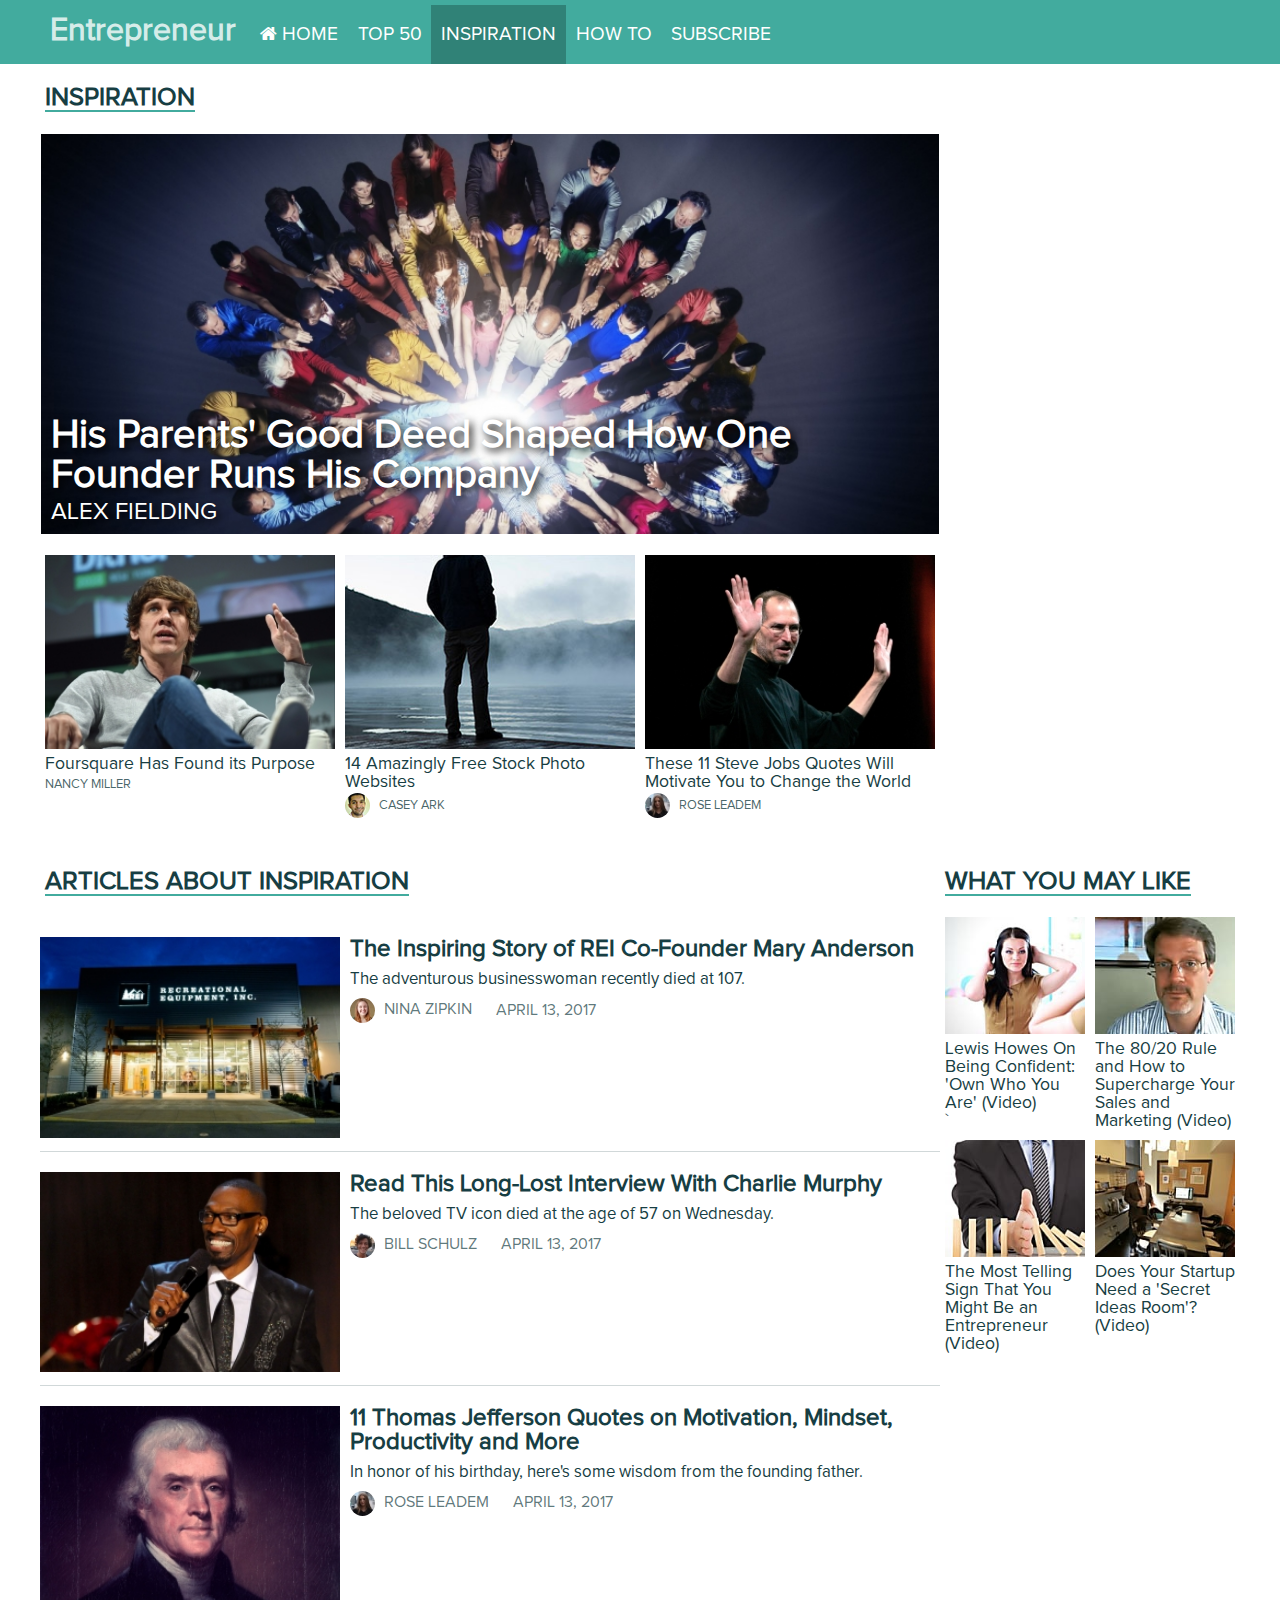
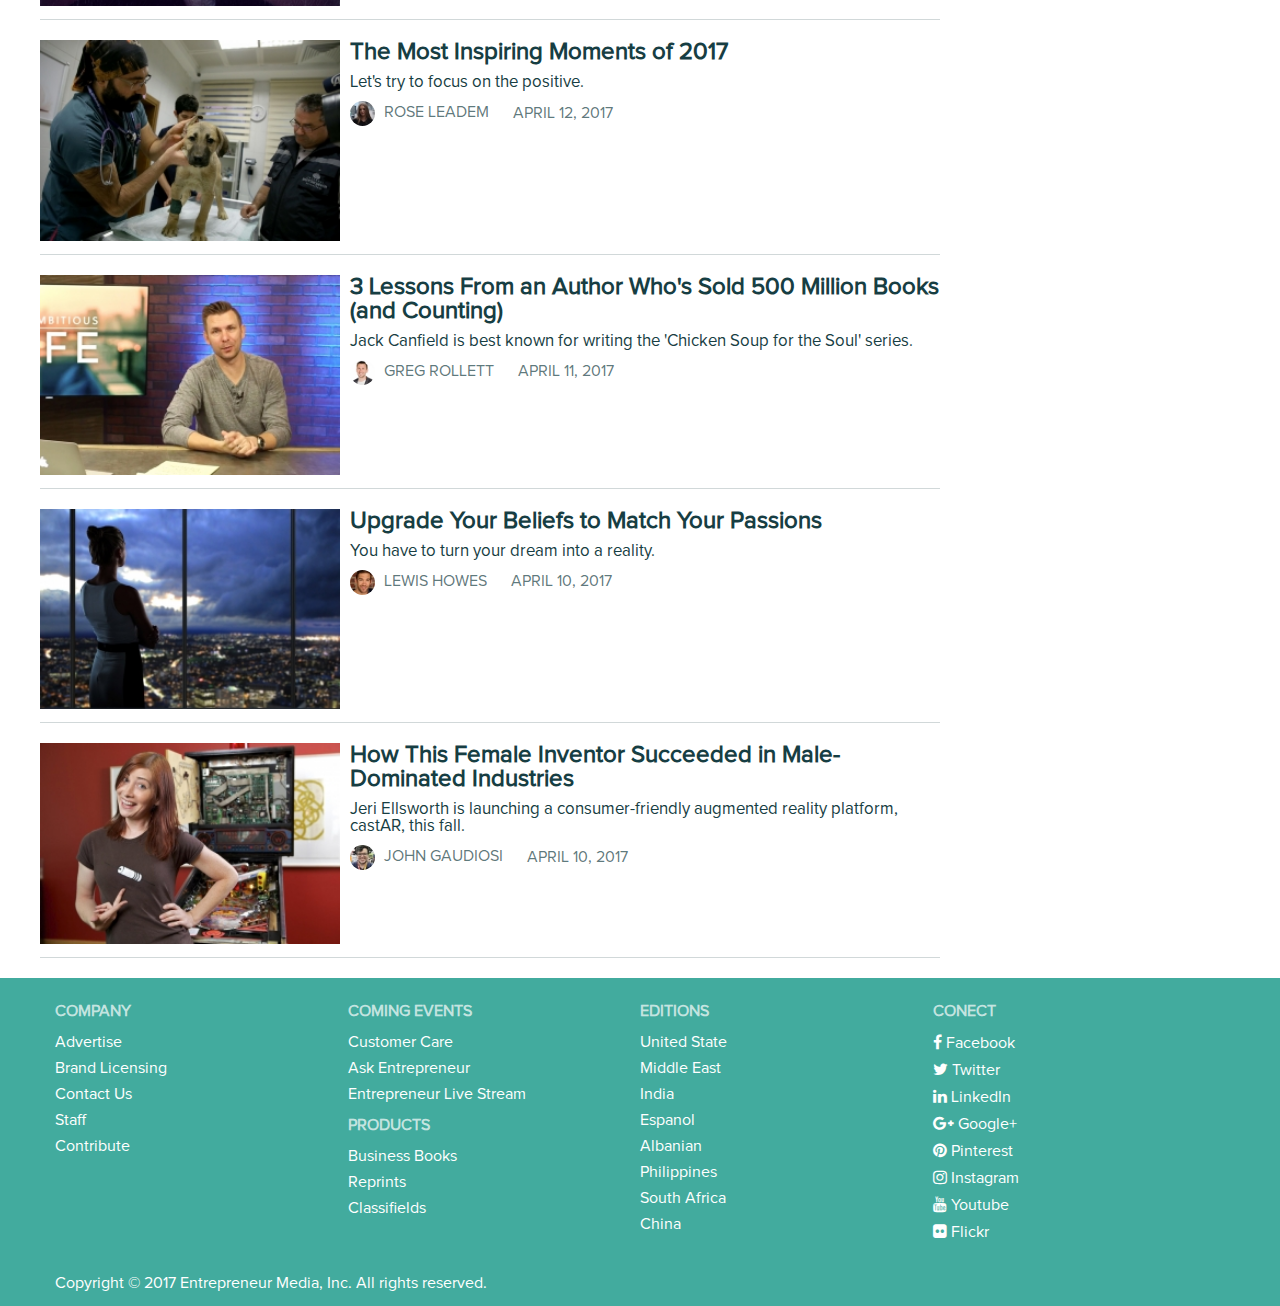
<file: inspiration.html>
<!DOCTYPE html>
<html>
<head>
  <meta charset="utf-8">
  <meta name="viewport" content="width=device-width" initial-scale=1.0>
  <link rel="stylesheet" type="text/css" href="css/grid.css">
  <link rel="stylesheet" type="text/css" href="css/common.css">
  <link rel="stylesheet" type="text/css" href="css/nav.css">
  <link rel="stylesheet" type="text/css" href="css/footer.css">
  <link rel="stylesheet" type="text/css" href="css/heading.css">
  <link rel="stylesheet" type="text/css" href="css/img-link.css">
  <link rel="stylesheet" type="text/css" href="css/img-article.css">
  <link rel="stylesheet" type="text/css" href="css/article-list.css">
  <link rel="stylesheet" type="text/css" href="css/font-awesome.css">
  <title>Entrepreneur</title>
  <style type="text/css">
    #second-row{
      margin: 20px 0;
    }
  </style>
</head>
<body>
<div class="row">
  <nav>
    <div class="container">
      <a href="index.html" id="brand">
        <h1>Entrepreneur</h1>
      </a>
      <hr>
      <ul>
        <li><a href="index.html"><i class="fa fa-home fa-2x" aria-hidden="true"></i> Home</a></li>
        <li><a href="top-50.html">Top 50</a></li>
        <li class="active"><a href="inspiration.html">Inspiration</a></li>
        <li><a href="how-to.html">How To</a></li>
        <li><a href="subscribe.html">Subscribe</a></li>
      </ul>
    </div>
  </nav>
</div>
<div class="container">

  <!-- The top image -->
  <div class="row">
    <div class="col-wd-9">
      <div class="heading">
        <h2>Inspiration</h2>
      </div>
      <div class="img-link big-text">
        <a class="img-hover" href="https://www.facebook.com/thearasengkh" style="background-image: url('img/20170320183615-GettyImages-5134393972.jpeg');">
          <div class="text">
            <h3>His Parents' Good Deed Shaped How One Founder Runs His Company</h3>
            <div class="author">ALEX FIELDING</div>
          </div>
        </a>
      </div>
    </div>
  </div>

  <!-- Second row -->
  <div class="row" id="second-row">
    <div class="col-wd-9">
      <div class="row">
        <div class="col-wd-4 col-md-6 img-article">
          <a href="https://www.facebook.com/thearasengkh">
            <div>
              <a href="https://www.facebook.com/thearasengkh">
                <img class="img-hover" src="img/20170328182639-GettyImages-472241092.jpeg">
              </a>
            </div>
            <div class="title">
              <a href="https://www.facebook.com/thearasengkh">Foursquare Has Found its Purpose</a>
            </div>
            <div class="author">
              <a href="https://www.facebook.com/thearasengkh">NANCY MILLER</a>
            </div>
          </a>
        </div>
        <div class="col-wd-4 col-md-6 img-article">
          <a href="https://www.facebook.com/thearasengkh">
            <div>
              <a href="https://www.facebook.com/thearasengkh">
                <img class="img-hover" src="img/1413823428-amazingly-free-stock-websites.jpg">
              </a>
            </div>
            <div class="title">
              <a href="https://www.facebook.com/thearasengkh">14 Amazingly Free Stock Photo Websites</a>
            </div>
            <div class="author">
              <img class="img" src="img/1411408970_casey-ark.jpg">
              <a href="https://www.facebook.com/thearasengkh">CASEY ARK</a>
            </div>
          </a>
        </div>
        <div class="col-wd-4 col-md-6 img-article">
          <a href="https://www.facebook.com/thearasengkh">
            <div>
              <a href="https://www.facebook.com/thearasengkh">
                <img class="img-hover" src="img/20170328134623-GettyImages-79006515.jpeg">
              </a>
            </div>
            <div class="title">
              <a href="https://www.facebook.com/thearasengkh">These 11 Steve Jobs Quotes Will Motivate You to Change the World</a>
            </div>
            <div class="author">
              <img src="img/20160525164617--DSC3962.jpeg" class="img">
              <a href="https://www.facebook.com/thearasengkh">ROSE LEADEM</a>
            </div>
          </a>
        </div>
      </div>
    </div>
    <div class="col-wd-3">
      <!-- The list is here -->
    </div>
  </div>
  <!-- The third row -->
  <div class="row">
    <div class="col-md-9 article-list">
      <div class="heading">
        <h2>ARTICLES ABOUT INSPIRATION</h2>
      </div>
      <div class="row">
        <div class="col-md-5 col-wd-4 sm-hide">
          <img src="img/20170413180358-GettyImages-657230180.jpeg" class="article-list-img img-hover">
        </div>
        <div class="col-md-7 col-wd-8 body">
          <h2 class="title">
            <a class="text-decoration-none underline-on-hover" href="https://www.facebook.com/thearasengkh">The Inspiring Story of REI Co-Founder Mary Anderson</a>
          </h2>
          <div class="des">
            The adventurous businesswoman recently died at 107.
          </div>
          <div class="footer">
            <img src="img/20150827143442-nina-zipkin.jpeg">
            <a href="https://www.facebook.com/thearasengkh" class="text-decoration-none underline-on-hover">Nina Zipkin</a>
            <span class="date">APRIL 13, 2017</span>
          </div>
        </div>
      </div>
      <div class="row">
        <div class="col-md-5 col-wd-4 sm-hide">
          <img src="img/20170413151228-GettyImages-155410137.jpeg" class="article-list-img img-hover">
        </div>
        <div class="col-md-7 col-wd-8 body">
          <h2 class="title">
            <a class="text-decoration-none underline-on-hover" href="https://www.facebook.com/thearasengkh">Read This Long-Lost Interview With Charlie Murphy</a>
          </h2>
          <div class="des">
            The beloved TV icon died at the age of 57 on Wednesday.
          </div>
          <div class="footer">
            <img src="img/20160405195840-200px-Bill-Schulz.jpeg">
            <a href="https://www.facebook.com/thearasengkh" class="text-decoration-none underline-on-hover">Bill Schulz</a>
            <span class="date">APRIL 13, 2017</span>
          </div>
        </div>
      </div>
      <div class="row">
        <div class="col-md-5 col-wd-4 sm-hide">
          <img src="img/20170411194804-GettyImages-92925340.jpeg" class="article-list-img img-hover">
        </div>
        <div class="col-md-7 col-wd-8 body">
          <h2 class="title">
            <a class="text-decoration-none underline-on-hover" href="https://www.facebook.com/thearasengkh">11 Thomas Jefferson Quotes on Motivation, Mindset, Productivity and More</a>
          </h2>
          <div class="des">
            In honor of his birthday, here's some wisdom from the founding father.
          </div>
          <div class="footer">
            <img src="img/20160525164617--DSC3962.jpeg">
            <a href="https://www.facebook.com/thearasengkh" class="text-decoration-none underline-on-hover">Rose Leadem</a>
            <span class="date">APRIL 13, 2017</span>
          </div>
        </div>
      </div>
      <div class="row">
        <div class="col-md-5 col-wd-4 sm-hide">
          <img src="img/20170321212530-GettyImages-635414790-crop.jpeg" class="article-list-img img-hover">
        </div>
        <div class="col-md-7 col-wd-8 body">
          <h2 class="title">
            <a class="text-decoration-none underline-on-hover" href="https://www.facebook.com/thearasengkh">The Most Inspiring Moments of 2017</a>
          </h2>
          <div class="des">
            Let's try to focus on the positive.
          </div>
          <div class="footer">
            <img src="img/20160525164617--DSC3962.jpeg">
            <a href="https://www.facebook.com/thearasengkh" class="text-decoration-none underline-on-hover">Rose Leadem</a>
            <span class="date">APRIL 12, 2017</span>
          </div>
        </div>
      </div>
      <div class="row">
        <div class="col-md-5 col-wd-4 sm-hide">
          <img src="img/20170410202209-ambitiouslife-hero.jpeg" class="article-list-img img-hover">
        </div>
        <div class="col-md-7 col-wd-8 body">
          <h2 class="title">
            <a class="text-decoration-none underline-on-hover" href="https://www.facebook.com/thearasengkh">3 Lessons From an Author Who's Sold 500 Million Books (and Counting)</a>
          </h2>
          <div class="des">
            Jack Canfield is best known for writing the 'Chicken Soup for the Soul' series.
          </div>
          <div class="footer">
            <img src="img/20170404173911-GregTshirtJacketHeadshot.jpeg">
            <a href="https://www.facebook.com/thearasengkh" class="text-decoration-none underline-on-hover">Greg Rollett</a>
            <span class="date">APRIL 11, 2017</span>
          </div>
        </div>
      </div>
      <div class="row">
        <div class="col-md-5 col-wd-4 sm-hide">
          <img src="img/20150814115919-growing-successful-business-woman-window.jpeg" class="article-list-img img-hover">
        </div>
        <div class="col-md-7 col-wd-8 body">
          <h2 class="title">
            <a class="text-decoration-none underline-on-hover" href="https://www.facebook.com/thearasengkh">Upgrade Your Beliefs to Match Your Passions</a>
          </h2>
          <div class="des">
            You have to turn your dream into a reality.
          </div>
          <div class="footer">
            <img src="img/20150414191459-lewis-howes.jpeg">
            <a href="https://www.facebook.com/thearasengkh" class="text-decoration-none underline-on-hover">Lewis Howes</a>
            <span class="date">APRIL 10, 2017</span>
          </div>
        </div>
      </div>
      <div class="row">
        <div class="col-md-5 col-wd-4 sm-hide">
          <img src="img/20170406215812-11.jpeg" class="article-list-img img-hover">
        </div>
        <div class="col-md-7 col-wd-8 body">
          <h2 class="title">
            <a class="text-decoration-none underline-on-hover" href="https://www.facebook.com/thearasengkh">How This Female Inventor Succeeded in Male-Dominated Industries</a>
          </h2>
          <div class="des">
            Jeri Ellsworth is launching a consumer-friendly augmented reality platform, castAR, this fall.
          </div>
          <div class="footer">
            <img src="img/20150319195246-john-gaudiosi.jpeg">
            <a href="https://www.facebook.com/thearasengkh" class="text-decoration-none underline-on-hover">John Gaudiosi</a>
            <span class="date">APRIL 10, 2017</span>
          </div>
        </div>
      </div>
    </div>
    <div class="col-md-3">
      <div class="heading">
        <h2>What You May Like</h2>
      </div>
      <div class="row">
        <div class="col-wd-6 img-article">
          <a href="https://www.facebook.com/thearasengkh">
            <div>
              <a href="https://www.facebook.com/thearasengkh">
                <img class="img-hover" src="img/1398714598-lewis-howes-being-confident-own-who-you-are.jpg">
              </a>
            </div>
            <div class="title">
              <a href="https://www.facebook.com/thearasengkh">Lewis Howes On Being Confident: 'Own Who You Are' (Video)</a>
            </div>`
          </a>
        </div>
        <div class="col-wd-6 img-article">
          <a href="https://www.facebook.com/thearasengkh">
            <div>
              <a href="https://www.facebook.com/thearasengkh">
                <img class="img-hover" src="img/1402328836-perrymarshallcms.jpg">
              </a>
            </div>
            <div class="title">
              <a href="https://www.facebook.com/thearasengkh">The 80/20 Rule and How to Supercharge Your Sales and Marketing (Video)</a>
            </div>
          </a>
        </div>
        <div class="col-wd-6 img-article">
          <a href="https://www.facebook.com/thearasengkh">
            <div>
              <a href="https://www.facebook.com/thearasengkh">
                <img class="img-hover" src="img/1399324137-johnramptonhero.jpg">
              </a>
            </div>
            <div class="title">
              <a href="https://www.facebook.com/thearasengkh">The Most Telling Sign That You Might Be an Entrepreneur (Video)</a>
            </div>
          </a>
        </div>
        <div class="col-wd-6 img-article">
          <a href="https://www.facebook.com/thearasengkh">
            <div>
              <a href="https://www.facebook.com/thearasengkh">
                <img class="img-hover" src="img/1404140287-secretideasroomcms.jpg">
              </a>
            </div>
            <div class="title">
              <a href="https://www.facebook.com/thearasengkh">Does Your Startup Need a 'Secret Ideas Room'? (Video)</a>
            </div>
          </a>
        </div>
      </div>
    </div>
  </div>
</div>

<!-- Footer -->
<footer>
  <div class="container">
    <div class="row">
      <div class="col-wd-3 col-md-4">
        <span>Company</span>
        <a href="https://www.facebook.com/thearasengkh" class="un">Advertise</a>
        <a href="https://www.facebook.com/thearasengkh">Brand Licensing</a>
        <a href="https://www.facebook.com/thearasengkh">Contact Us</a>
        <a href="https://www.facebook.com/thearasengkh">Staff</a>
        <a href="https://www.facebook.com/thearasengkh">Contribute</a>
      </div>
      <div class="col-wd-3 col-md-4">
        <span>Coming Events</span>
        <a href="https://www.facebook.com/thearasengkh">Customer Care</a>
        <a href="https://www.facebook.com/thearasengkh">Ask Entrepreneur</a>
        <a href="https://www.facebook.com/thearasengkh">Entrepreneur Live Stream</a>
        <span>Products</span>
        <a href="https://www.facebook.com/thearasengkh">Business Books</a>
        <a href="https://www.facebook.com/thearasengkh">Reprints</a>
        <a href="https://www.facebook.com/thearasengkh">Classifields</a>
      </div>
      <div class="col-wd-3 md-hide">
        <span>Editions</span>
        <a href="https://www.facebook.com/thearasengkh">United State</a>
        <a href="https://www.facebook.com/thearasengkh">Middle East</a>
        <a href="https://www.facebook.com/thearasengkh">India</a>
        <a href="https://www.facebook.com/thearasengkh">Espanol</a>
        <a href="https://www.facebook.com/thearasengkh">Albanian</a>
        <a href="https://www.facebook.com/thearasengkh">Philippines</a>
        <a href="https://www.facebook.com/thearasengkh">South Africa</a>
        <a href="https://www.facebook.com/thearasengkh">China</a>
      </div>
      <div class="col-wd-3 col-md-4">
        <span>Conect</span>
        <a href="https://www.facebook.com/thearasengkh"><i class="fa fa-facebook" aria-hidden="true"></i> Facebook</a>
        <a href="https://www.facebook.com/thearasengkh"><i class="fa fa-twitter" aria-hidden="true"></i> Twitter</a>
        <a href="https://www.facebook.com/thearasengkh"><i class="fa fa-linkedin" aria-hidden="true"></i> LinkedIn</a>
        <a href="https://www.facebook.com/thearasengkh"><i class="fa fa-google-plus" aria-hidden="true"></i> Google+</a>
        <a href="https://www.facebook.com/thearasengkh"><i class="fa fa-pinterest" aria-hidden="true"></i> Pinterest</a>
        <a href="https://www.facebook.com/thearasengkh"><i class="fa fa-instagram" aria-hidden="true"></i> Instagram</a>
        <a href="https://www.facebook.com/thearasengkh"><i class="fa fa-youtube" aria-hidden="true"></i> Youtube</a>
        <a href="https://www.facebook.com/thearasengkh"><i class="fa fa-flickr" aria-hidden="true"></i> Flickr</a>
      </div>
    </div>
    <div class="row">
      <div class="col-wd-12">
        <p class="copy-right">Copyright © 2017 Entrepreneur Media, Inc. All rights reserved.</p>
      </div>
    </div>
  </div>
</footer>

</body>
</html>
</file>
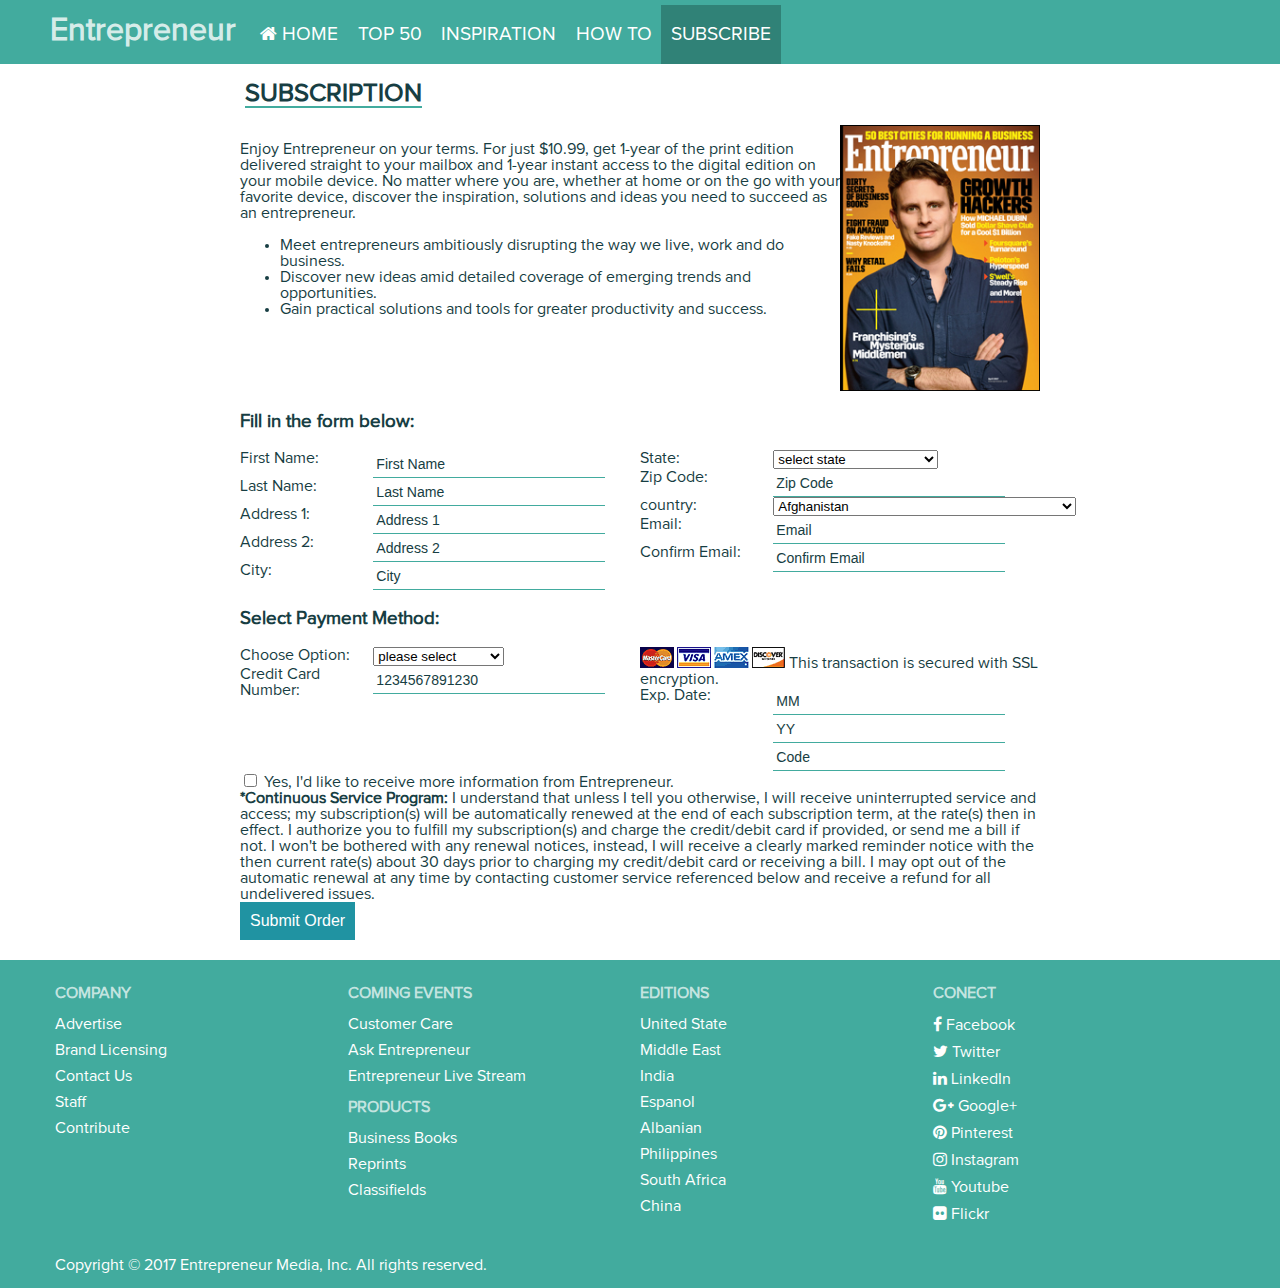
<file: subscribe.html>
<!DOCTYPE html>
<html>
<head>
  <meta charset="utf-8">
  <meta name="viewport" content="width=device-width" initial-scale=1.0>
  <link rel="stylesheet" type="text/css" href="css/grid.css">
  <link rel="stylesheet" type="text/css" href="css/common.css">
  <link rel="stylesheet" type="text/css" href="css/heading.css">
  <link rel="stylesheet" type="text/css" href="css/nav.css">
  <link rel="stylesheet" type="text/css" href="css/footer.css">
  <link rel="stylesheet" type="text/css" href="css/form.css">
  <link rel="stylesheet" type="text/css" href="css/button.css">
  <link rel="stylesheet" type="text/css" href="css/font-awesome.css">
  <title>Entrepreneur</title>
  <style type="text/css">
  </style>
</head>
<body>
<div class="row">
  <nav>
    <div class="container">
      <a href="index.html" id="brand">
        <h1>Entrepreneur</h1>
      </a>
      <hr>
      <ul>
        <li><a href="index.html"><i class="fa fa-home fa-2x" aria-hidden="true"></i> Home</a></li>
        <li><a href="top-50.html">Top 50</a></li>
        <li><a href="inspiration.html">Inspiration</a></li>
        <li><a href="how-to.html">How To</a></li>
        <li class="active"><a href="subscribe.html">Subscribe</a></li>
      </ul>
    </div>
  </nav>
</div>
<div class="container">
  <div class="row">
    <div class="col-wd-8 offset-wd-2 offset-sm-1 col-sm-10">
      
      <!-- The top row -->
      <div class="row">
        <div class="heading">
          <h1>Subscription</h1>
        </div>
        <div class="col-md-9">
        <p>Enjoy Entrepreneur on your terms. For just $10.99, get 1-year of the print edition delivered straight to your mailbox and 1-year instant access to the digital edition on your mobile device. No matter where you are, whether at home or on the go with your favorite device, discover the inspiration, solutions and ideas you need to succeed as an entrepreneur.</p>
        <ul>
          <li>Meet entrepreneurs ambitiously disrupting the way we live, work and do business.</li>
          <li>Discover new ideas amid detailed coverage of emerging trends and opportunities.</li>
          <li>Gain practical solutions and tools for greater productivity and success.</li>
        </ul>
        </div>
        <div class="col-md-3">
          <img src="img/ent0615_ns_lg.jpg" class="img-responsive">
        </div>
      </div>

      <!-- Second row -->
      <form class="form">
        <div class="row">
          <h3>Fill in the form below:</h3>
          <div class="col-wd-6">
            <div class="row">
              <div class="col-wd-4">
                <label for="fname">First Name:</label>
              </div>
              <div class="col-wd-8">
                <input type="text" name="firstName" id="fname" placeholder="First Name">
              </div>
            </div>
            <div class="row">
              <div class="col-wd-4">
                <label for="lname">Last Name:</label>
              </div>
              <div class="col-wd-8">
                <input type="text" name="lastName" id="lname" placeholder="Last Name">
              </div>
            </div>
            <div class="row">
              <div class="col-wd-4">
                <label for="address1">Address 1:</label>
              </div>
              <div class="col-wd-8">
                <input type="text" name="address1" id="address1" placeholder="Address 1">
              </div>
            </div>
            <div class="row">
              <div class="col-wd-4">
                <label for="address2">Address 2:</label>
              </div>
              <div class="col-wd-8">
                <input type="text" name="address2" id="address2" placeholder="Address 2">
              </div>
            </div>
            <div class="row">
              <div class="col-wd-4">
                <label for="city">City:</label>
              </div>
              <div class="col-wd-8">
                <input type="text" name="city" id="city" placeholder="City">
              </div>
            </div>
          </div>
          <div class="col-wd-6 frm-left-col">
            <div class="row">
              <div class="col-wd-4">
                <label for="state">State:</label>
              </div>
              <div class="col-wd-8">
                <select name="state" class="state" required="required" data-message="Please select your state.">
                  <option value="">select state</option>
                  <option value="AL">Alabama</option>
                  <option value="AK">Alaska</option>
                  <option value="AZ">Arizona</option>
                  <option value="AR">Arkansas</option>
                  <option value="CA">California</option>
                  <option value="CO">Colorado</option>
                  <option value="CT">Connecticut</option>
                  <option value="DE">Delaware</option>
                  <option value="DC">Dist. of Columbia</option>
                  <option value="FL">Florida</option>
                  <option value="GA">Georgia</option>
                  <option value="HI">Hawaii</option>
                  <option value="ID">Idaho</option>
                  <option value="IL">Illinois</option>
                  <option value="IN">Indiana</option>
                  <option value="IA">Iowa</option>
                  <option value="KS">Kansas</option>
                  <option value="KY">Kentucky</option>
                  <option value="LA">Louisiana</option>
                  <option value="ME">Maine</option>
                  <option value="MD">Maryland</option>
                  <option value="MA">Massachusetts</option>
                  <option value="MI">Michigan</option>
                  <option value="MN">Minnesota</option>
                  <option value="MS">Mississippi</option>
                  <option value="MO">Missouri</option>
                  <option value="MT">Montana</option>
                  <option value="NE">Nebraska</option>
                  <option value="NV">Nevada</option>
                  <option value="NH">New Hampshire</option>
                  <option value="NJ">New Jersey</option>
                  <option value="NM">New Mexico</option>
                  <option value="NY">New York</option>
                  <option value="NC">North Carolina</option>
                  <option value="ND">North Dakota</option>
                  <option value="OH">Ohio</option>
                  <option value="OK">Oklahoma</option>
                  <option value="OR">Oregon</option>
                  <option value="PA">Pennsylvania</option>
                  <option value="RI">Rhode Island</option>
                  <option value="SC">South Carolina</option>
                  <option value="SD">South Dakota</option>
                  <option value="TN">Tennessee</option>
                  <option value="TX">Texas</option>
                  <option value="UT">Utah</option>
                  <option value="VT">Vermont</option>
                  <option value="VA">Virginia</option>
                  <option value="WA">Washington</option>
                  <option value="WV">West Virginia</option>
                  <option value="WI">Wisconsin</option>
                  <option value="WY">Wyoming</option>
                  <option value="AA">APO/FPO AA</option>
                  <option value="AE">APO/FPO AE</option>
                  <option value="AP">APO/FPO AP</option>
                  <option value="AS">American Samoa</option>
                  <option value="GU">Guam</option>
                  <option value="MP">Northern Mariana Isls</option>
                  <option value="PW">Palau</option>
                  <option value="PR">Puerto Rico</option>
                  <option value="VI">US Virgin Islands</option>
                  <option value="AB">Alberta</option>
                  <option value="BC">British Columbia</option>
                  <option value="MB">Manitoba</option>
                  <option value="NB">New Brunswick</option>
                  <option value="NL">Newfoundland Labrador</option>
                  <option value="NT">Northwest Territories</option>
                  <option value="NS">Nova Scotia</option>
                  <option value="NU">Nunavut</option>
                  <option value="ON">Ontario</option>
                  <option value="PE">Prince Edward Island</option>
                  <option value="QC">Quebec</option>
                  <option value="SK">Saskatchewan</option>
                  <option value="YT">Yukon Territory</option>
                </select>
              </div>
            </div>
            <div class="row">
              <div class="col-wd-4">
                <label for="zip-code">Zip Code:</label>
              </div>
              <div class="col-wd-8">
                <input type="text" name="zipCode" id="zip-code" placeholder="Zip Code">
              </div>
            </div>
            <div class="row">
              <div class="col-wd-4">
                <label for="country">country:</label>
              </div>
              <div class="col-wd-8">
                <select name="country">
                  <option value="AF">Afghanistan</option>
                  <option value="AX">Åland Islands</option>
                  <option value="AL">Albania</option>
                  <option value="DZ">Algeria</option>
                  <option value="AS">American Samoa</option>
                  <option value="AD">Andorra</option>
                  <option value="AO">Angola</option>
                  <option value="AI">Anguilla</option>
                  <option value="AQ">Antarctica</option>
                  <option value="AG">Antigua and Barbuda</option>
                  <option value="AR">Argentina</option>
                  <option value="AM">Armenia</option>
                  <option value="AW">Aruba</option>
                  <option value="AU">Australia</option>
                  <option value="AT">Austria</option>
                  <option value="AZ">Azerbaijan</option>
                  <option value="BS">Bahamas</option>
                  <option value="BH">Bahrain</option>
                  <option value="BD">Bangladesh</option>
                  <option value="BB">Barbados</option>
                  <option value="BY">Belarus</option>
                  <option value="BE">Belgium</option>
                  <option value="BZ">Belize</option>
                  <option value="BJ">Benin</option>
                  <option value="BM">Bermuda</option>
                  <option value="BT">Bhutan</option>
                  <option value="BO">Bolivia, Plurinational State of</option>
                  <option value="BQ">Bonaire, Sint Eustatius and Saba</option>
                  <option value="BA">Bosnia and Herzegovina</option>
                  <option value="BW">Botswana</option>
                  <option value="BV">Bouvet Island</option>
                  <option value="BR">Brazil</option>
                  <option value="IO">British Indian Ocean Territory</option>
                  <option value="BN">Brunei Darussalam</option>
                  <option value="BG">Bulgaria</option>
                  <option value="BF">Burkina Faso</option>
                  <option value="BI">Burundi</option>
                  <option value="KH">Cambodia</option>
                  <option value="CM">Cameroon</option>
                  <option value="CA">Canada</option>
                  <option value="CV">Cape Verde</option>
                  <option value="KY">Cayman Islands</option>
                  <option value="CF">Central African Republic</option>
                  <option value="TD">Chad</option>
                  <option value="CL">Chile</option>
                  <option value="CN">China</option>
                  <option value="CX">Christmas Island</option>
                  <option value="CC">Cocos (Keeling) Islands</option>
                  <option value="CO">Colombia</option>
                  <option value="KM">Comoros</option>
                  <option value="CG">Congo</option>
                  <option value="CD">Congo, the Democratic Republic of the</option>
                  <option value="CK">Cook Islands</option>
                  <option value="CR">Costa Rica</option>
                  <option value="CI">Côte d'Ivoire</option>
                  <option value="HR">Croatia</option>
                  <option value="CU">Cuba</option>
                  <option value="CW">Curaçao</option>
                  <option value="CY">Cyprus</option>
                  <option value="CZ">Czech Republic</option>
                  <option value="DK">Denmark</option>
                  <option value="DJ">Djibouti</option>
                  <option value="DM">Dominica</option>
                  <option value="DO">Dominican Republic</option>
                  <option value="EC">Ecuador</option>
                  <option value="EG">Egypt</option>
                  <option value="SV">El Salvador</option>
                  <option value="GQ">Equatorial Guinea</option>
                  <option value="ER">Eritrea</option>
                  <option value="EE">Estonia</option>
                  <option value="ET">Ethiopia</option>
                  <option value="FK">Falkland Islands (Malvinas)</option>
                  <option value="FO">Faroe Islands</option>
                  <option value="FJ">Fiji</option>
                  <option value="FI">Finland</option>
                  <option value="FR">France</option>
                  <option value="GF">French Guiana</option>
                  <option value="PF">French Polynesia</option>
                  <option value="TF">French Southern Territories</option>
                  <option value="GA">Gabon</option>
                  <option value="GM">Gambia</option>
                  <option value="GE">Georgia</option>
                  <option value="DE">Germany</option>
                  <option value="GH">Ghana</option>
                  <option value="GI">Gibraltar</option>
                  <option value="GR">Greece</option>
                  <option value="GL">Greenland</option>
                  <option value="GD">Grenada</option>
                  <option value="GP">Guadeloupe</option>
                  <option value="GU">Guam</option>
                  <option value="GT">Guatemala</option>
                  <option value="GG">Guernsey</option>
                  <option value="GN">Guinea</option>
                  <option value="GW">Guinea-Bissau</option>
                  <option value="GY">Guyana</option>
                  <option value="HT">Haiti</option>
                  <option value="HM">Heard Island and McDonald Islands</option>
                  <option value="VA">Holy See (Vatican City State)</option>
                  <option value="HN">Honduras</option>
                  <option value="HK">Hong Kong</option>
                  <option value="HU">Hungary</option>
                  <option value="IS">Iceland</option>
                  <option value="IN">India</option>
                  <option value="ID">Indonesia</option>
                  <option value="IR">Iran, Islamic Republic of</option>
                  <option value="IQ">Iraq</option>
                  <option value="IE">Ireland</option>
                  <option value="IM">Isle of Man</option>
                  <option value="IL">Israel</option>
                  <option value="IT">Italy</option>
                  <option value="JM">Jamaica</option>
                  <option value="JP">Japan</option>
                  <option value="JE">Jersey</option>
                  <option value="JO">Jordan</option>
                  <option value="KZ">Kazakhstan</option>
                  <option value="KE">Kenya</option>
                  <option value="KI">Kiribati</option>
                  <option value="KP">Korea, Democratic People's Republic of</option>
                  <option value="KR">Korea, Republic of</option>
                  <option value="KW">Kuwait</option>
                  <option value="KG">Kyrgyzstan</option>
                  <option value="LA">Lao People's Democratic Republic</option>
                  <option value="LV">Latvia</option>
                  <option value="LB">Lebanon</option>
                  <option value="LS">Lesotho</option>
                  <option value="LR">Liberia</option>
                  <option value="LY">Libya</option>
                  <option value="LI">Liechtenstein</option>
                  <option value="LT">Lithuania</option>
                  <option value="LU">Luxembourg</option>
                  <option value="MO">Macao</option>
                  <option value="MK">Macedonia, the former Yugoslav Republic of</option>
                  <option value="MG">Madagascar</option>
                  <option value="MW">Malawi</option>
                  <option value="MY">Malaysia</option>
                  <option value="MV">Maldives</option>
                  <option value="ML">Mali</option>
                  <option value="MT">Malta</option>
                  <option value="MH">Marshall Islands</option>
                  <option value="MQ">Martinique</option>
                  <option value="MR">Mauritania</option>
                  <option value="MU">Mauritius</option>
                  <option value="YT">Mayotte</option>
                  <option value="MX">Mexico</option>
                  <option value="FM">Micronesia, Federated States of</option>
                  <option value="MD">Moldova, Republic of</option>
                  <option value="MC">Monaco</option>
                  <option value="MN">Mongolia</option>
                  <option value="ME">Montenegro</option>
                  <option value="MS">Montserrat</option>
                  <option value="MA">Morocco</option>
                  <option value="MZ">Mozambique</option>
                  <option value="MM">Myanmar</option>
                  <option value="NA">Namibia</option>
                  <option value="NR">Nauru</option>
                  <option value="NP">Nepal</option>
                  <option value="NL">Netherlands</option>
                  <option value="NC">New Caledonia</option>
                  <option value="NZ">New Zealand</option>
                  <option value="NI">Nicaragua</option>
                  <option value="NE">Niger</option>
                  <option value="NG">Nigeria</option>
                  <option value="NU">Niue</option>
                  <option value="NF">Norfolk Island</option>
                  <option value="MP">Northern Mariana Islands</option>
                  <option value="NO">Norway</option>
                  <option value="OM">Oman</option>
                  <option value="PK">Pakistan</option>
                  <option value="PW">Palau</option>
                  <option value="PS">Palestinian Territory, Occupied</option>
                  <option value="PA">Panama</option>
                  <option value="PG">Papua New Guinea</option>
                  <option value="PY">Paraguay</option>
                  <option value="PE">Peru</option>
                  <option value="PH">Philippines</option>
                  <option value="PN">Pitcairn</option>
                  <option value="PL">Poland</option>
                  <option value="PT">Portugal</option>
                  <option value="PR">Puerto Rico</option>
                  <option value="QA">Qatar</option>
                  <option value="RE">Réunion</option>
                  <option value="RO">Romania</option>
                  <option value="RU">Russian Federation</option>
                  <option value="RW">Rwanda</option>
                  <option value="BL">Saint Barthélemy</option>
                  <option value="SH">Saint Helena, Ascension and Tristan da Cunha</option>
                  <option value="KN">Saint Kitts and Nevis</option>
                  <option value="LC">Saint Lucia</option>
                  <option value="MF">Saint Martin (French part)</option>
                  <option value="PM">Saint Pierre and Miquelon</option>
                  <option value="VC">Saint Vincent and the Grenadines</option>
                  <option value="WS">Samoa</option>
                  <option value="SM">San Marino</option>
                  <option value="ST">Sao Tome and Principe</option>
                  <option value="SA">Saudi Arabia</option>
                  <option value="SN">Senegal</option>
                  <option value="RS">Serbia</option>
                  <option value="SC">Seychelles</option>
                  <option value="SL">Sierra Leone</option>
                  <option value="SG">Singapore</option>
                  <option value="SX">Sint Maarten (Dutch part)</option>
                  <option value="SK">Slovakia</option>
                  <option value="SI">Slovenia</option>
                  <option value="SB">Solomon Islands</option>
                  <option value="SO">Somalia</option>
                  <option value="ZA">South Africa</option>
                  <option value="GS">South Georgia and the South Sandwich Islands</option>
                  <option value="SS">South Sudan</option>
                  <option value="ES">Spain</option>
                  <option value="LK">Sri Lanka</option>
                  <option value="SD">Sudan</option>
                  <option value="SR">Suriname</option>
                  <option value="SJ">Svalbard and Jan Mayen</option>
                  <option value="SZ">Swaziland</option>
                  <option value="SE">Sweden</option>
                  <option value="CH">Switzerland</option>
                  <option value="SY">Syrian Arab Republic</option>
                  <option value="TW">Taiwan, Province of China</option>
                  <option value="TJ">Tajikistan</option>
                  <option value="TZ">Tanzania, United Republic of</option>
                  <option value="TH">Thailand</option>
                  <option value="TL">Timor-Leste</option>
                  <option value="TG">Togo</option>
                  <option value="TK">Tokelau</option>
                  <option value="TO">Tonga</option>
                  <option value="TT">Trinidad and Tobago</option>
                  <option value="TN">Tunisia</option>
                  <option value="TR">Turkey</option>
                  <option value="TM">Turkmenistan</option>
                  <option value="TC">Turks and Caicos Islands</option>
                  <option value="TV">Tuvalu</option>
                  <option value="UG">Uganda</option>
                  <option value="UA">Ukraine</option>
                  <option value="AE">United Arab Emirates</option>
                  <option value="GB">United Kingdom</option>
                  <option value="US">United States</option>
                  <option value="UM">United States Minor Outlying Islands</option>
                  <option value="UY">Uruguay</option>
                  <option value="UZ">Uzbekistan</option>
                  <option value="VU">Vanuatu</option>
                  <option value="VE">Venezuela, Bolivarian Republic of</option>
                  <option value="VN">Viet Nam</option>
                  <option value="VG">Virgin Islands, British</option>
                  <option value="VI">Virgin Islands, U.S.</option>
                  <option value="WF">Wallis and Futuna</option>
                  <option value="EH">Western Sahara</option>
                  <option value="YE">Yemen</option>
                  <option value="ZM">Zambia</option>
                  <option value="ZW">Zimbabwe</option>
                </select>
              </div>
            </div>
            <div class="row">
              <div class="col-wd-4">
                <label for="email">Email:</label>
              </div>
              <div class="col-wd-8">
                <input type="text" name="email" id="email" placeholder="Email">
              </div>
            </div>
            <div class="row">
              <div class="col-wd-4">
                <label for="confirm-email">Confirm Email:</label>
              </div>
              <div class="col-wd-8">
                <input type="text" name="confirmEmail" id="confirm-email" placeholder="Confirm Email">
              </div>
            </div>
          </div>
        </div>
        <div class="row">
          <h3>Select Payment Method:</h3>
          <div class="col-wd-6">
            <div class="row">
              <div class="col-wd-4">
                <label for="payment-opt">Choose Option:</label>
              </div>
              <div class="col-wd-8">
                <select name="payment-opt">
                  <option value="">please select</option>
                  <option value="1">MasterCard</option>
                  <option value="2">Visa</option>
                  <option value="3">American Express</option>
                  <option value="5">Discover</option>
                </select>
              </div>
            </div>
            <div class="row">
              <div class="col-wd-4">
                <label for="card-num">Credit Card Number:</label>
              </div>
              <div class="col-wd-8">
                <input type="text" name="cardNum" id="card-num" placeholder="1234567891230">
              </div>
            </div>
          </div>
          <div class="col-wd-6 frm-left-col">
            <div class="row">
              <div>
                <img src="img/cc.png">
                <span id="ssl-en">This transaction is secured with SSL encryption.</span>
              </div>
            </div>
            <div class="row" id="col-expire-date">
              <div class="col-wd-4">
                <label for="expire-date">Exp. Date:</label>
              </div>
              <div class="col-wd-8">
                <input type="text" name="expireM" id="expire-date" placeholder="MM">
                <input type="text" name="expireY" placeholder="YY">
                <input type="text" name="securityCode" placeholder="Code">
              </div>
            </div>
          </div>
        </div>
        <div class="row">
          <input type="checkbox" name="yes" id="yes">
          <label for="yes">Yes, I'd like to receive more information from Entrepreneur.</label>
        </div>
        <div class="row">
          <div id="license-text">
            <strong>*Continuous Service Program:</strong> I understand that unless I tell you otherwise, I will receive uninterrupted service and access; my subscription(s) will be automatically renewed at the end of each subscription term, at the rate(s) then in effect. I authorize you to fulfill my subscription(s) and charge the credit/debit card if provided, or send me a bill if not. I won't be bothered with any renewal notices, instead, I will receive a clearly marked reminder notice with the then current rate(s) about 30 days prior to charging my credit/debit card or receiving a bill. I may opt out of the automatic renewal at any time by contacting customer service referenced below and receive a refund for all undelivered issues.
          </div>
        </div>
        <div class="row">
          <div class="button-wrapper">
            <button class="button">Submit Order</button>
          </div>
        </div>
      </form>
    </div>
  </div>
</div>

<!-- Footer -->
<footer>
  <div class="container">
    <div class="row">
      <div class="col-wd-3 col-md-4">
        <span>Company</span>
        <a href="https://www.facebook.com/thearasengkh" class="un">Advertise</a>
        <a href="https://www.facebook.com/thearasengkh">Brand Licensing</a>
        <a href="https://www.facebook.com/thearasengkh">Contact Us</a>
        <a href="https://www.facebook.com/thearasengkh">Staff</a>
        <a href="https://www.facebook.com/thearasengkh">Contribute</a>
      </div>
      <div class="col-wd-3 col-md-4">
        <span>Coming Events</span>
        <a href="https://www.facebook.com/thearasengkh">Customer Care</a>
        <a href="https://www.facebook.com/thearasengkh">Ask Entrepreneur</a>
        <a href="https://www.facebook.com/thearasengkh">Entrepreneur Live Stream</a>
        <span>Products</span>
        <a href="https://www.facebook.com/thearasengkh">Business Books</a>
        <a href="https://www.facebook.com/thearasengkh">Reprints</a>
        <a href="https://www.facebook.com/thearasengkh">Classifields</a>
      </div>
      <div class="col-wd-3 md-hide">
        <span>Editions</span>
        <a href="https://www.facebook.com/thearasengkh">United State</a>
        <a href="https://www.facebook.com/thearasengkh">Middle East</a>
        <a href="https://www.facebook.com/thearasengkh">India</a>
        <a href="https://www.facebook.com/thearasengkh">Espanol</a>
        <a href="https://www.facebook.com/thearasengkh">Albanian</a>
        <a href="https://www.facebook.com/thearasengkh">Philippines</a>
        <a href="https://www.facebook.com/thearasengkh">South Africa</a>
        <a href="https://www.facebook.com/thearasengkh">China</a>
      </div>
      <div class="col-wd-3 col-md-4">
        <span>Conect</span>
        <a href="https://www.facebook.com/thearasengkh"><i class="fa fa-facebook" aria-hidden="true"></i> Facebook</a>
        <a href="https://www.facebook.com/thearasengkh"><i class="fa fa-twitter" aria-hidden="true"></i> Twitter</a>
        <a href="https://www.facebook.com/thearasengkh"><i class="fa fa-linkedin" aria-hidden="true"></i> LinkedIn</a>
        <a href="https://www.facebook.com/thearasengkh"><i class="fa fa-google-plus" aria-hidden="true"></i> Google+</a>
        <a href="https://www.facebook.com/thearasengkh"><i class="fa fa-pinterest" aria-hidden="true"></i> Pinterest</a>
        <a href="https://www.facebook.com/thearasengkh"><i class="fa fa-instagram" aria-hidden="true"></i> Instagram</a>
        <a href="https://www.facebook.com/thearasengkh"><i class="fa fa-youtube" aria-hidden="true"></i> Youtube</a>
        <a href="https://www.facebook.com/thearasengkh"><i class="fa fa-flickr" aria-hidden="true"></i> Flickr</a>
      </div>
    </div>
    <div class="row">
      <div class="col-wd-12">
        <p class="copy-right">Copyright © 2017 Entrepreneur Media, Inc. All rights reserved.</p>
      </div>
    </div>
  </div>
</footer>

</body>
</html>
</file>
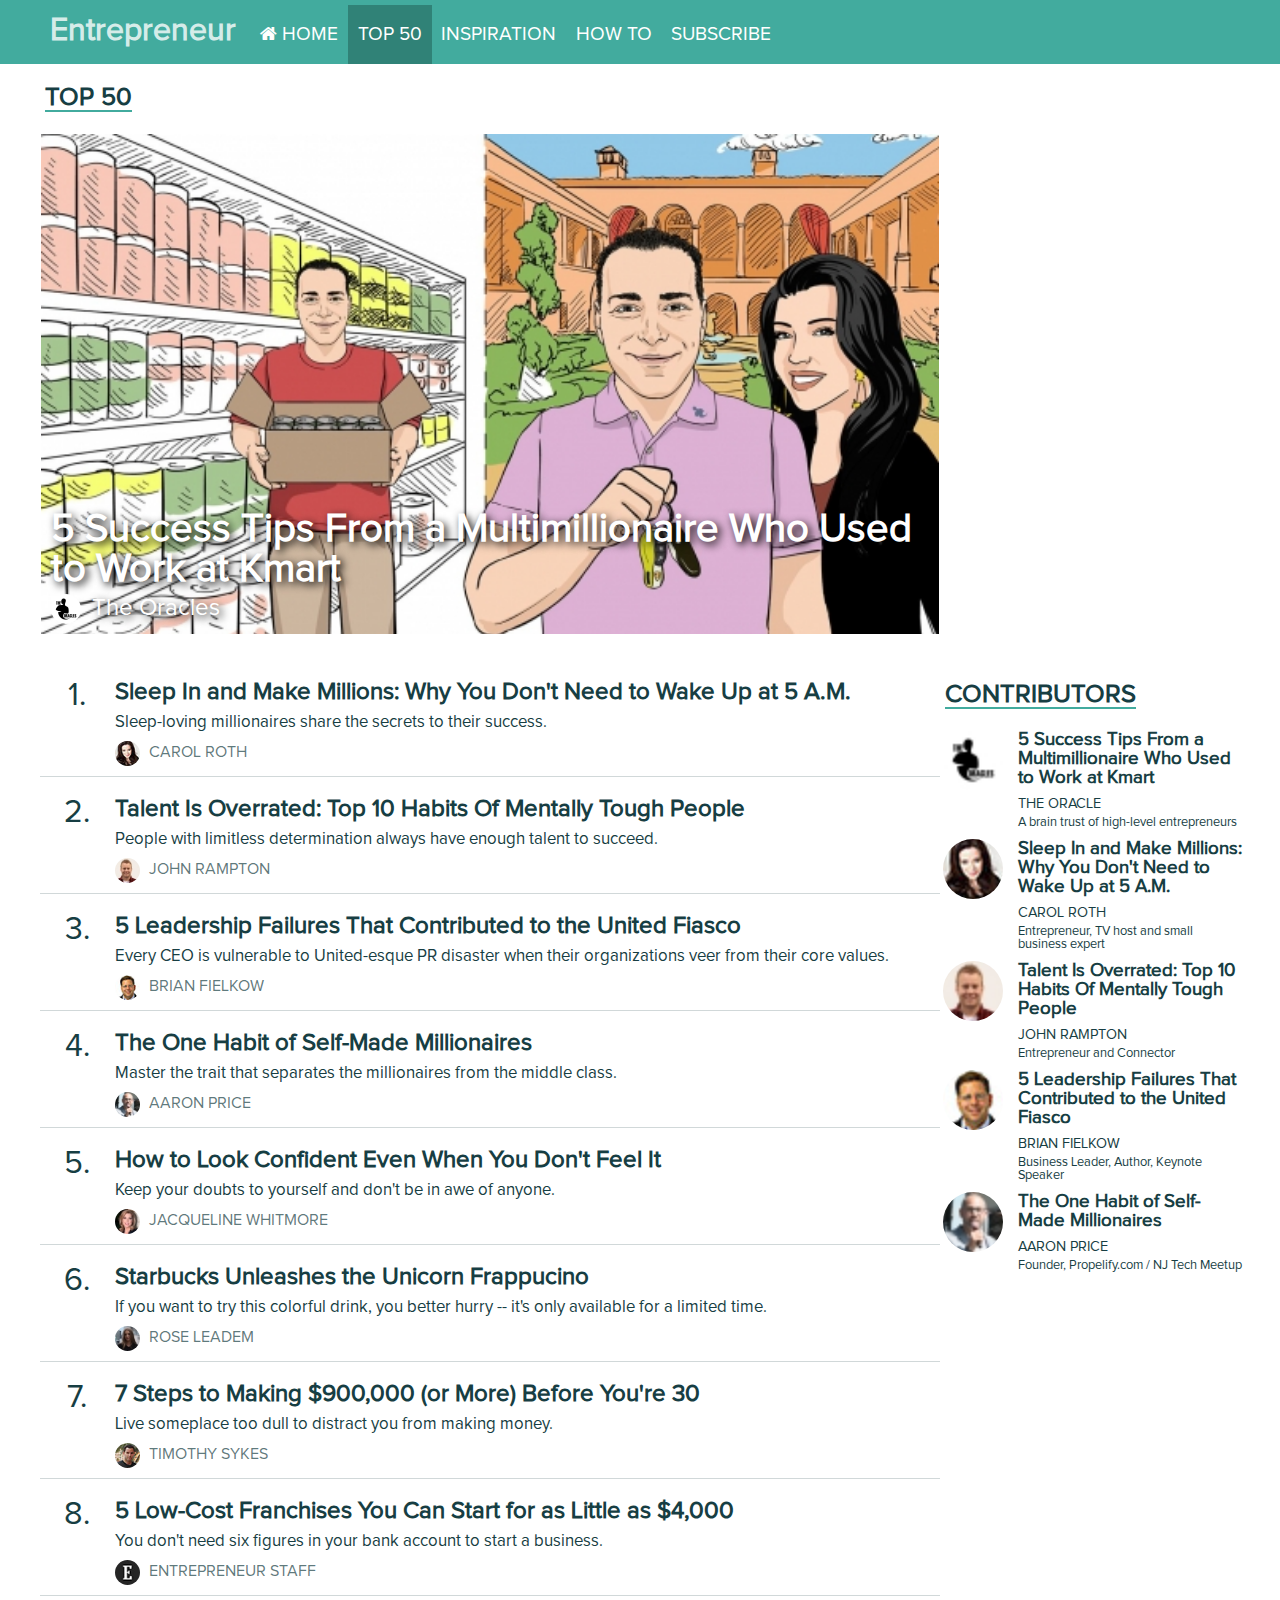
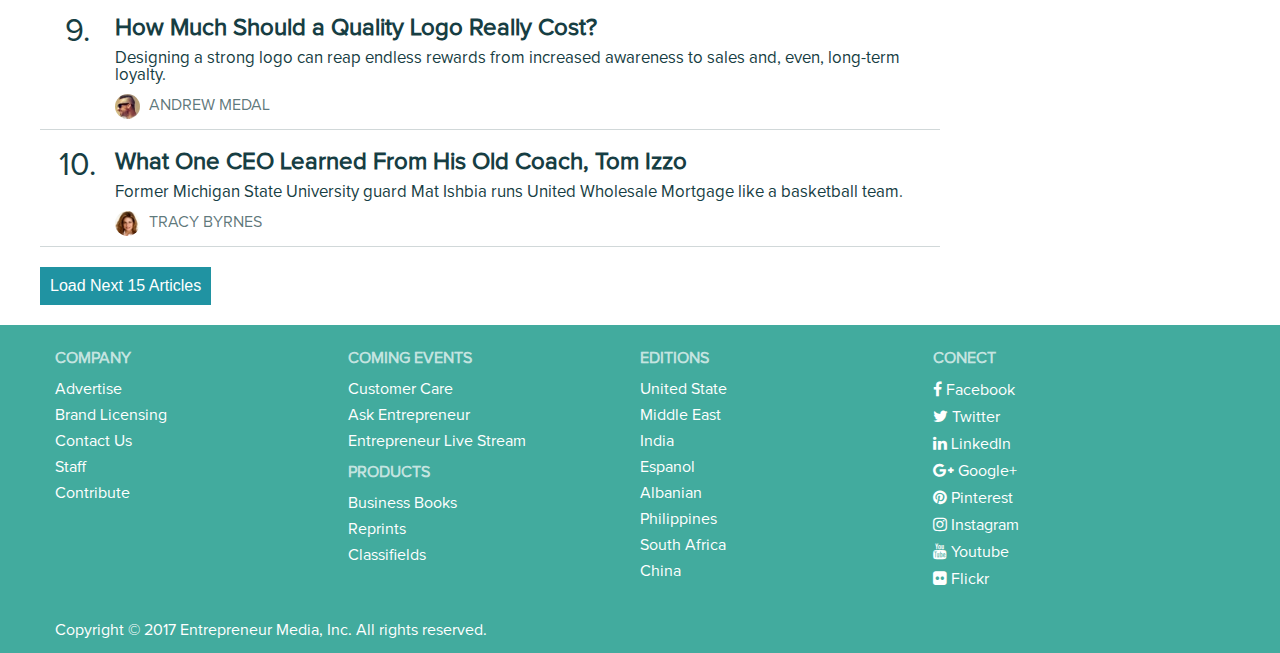
<file: top-50.html>
<!DOCTYPE html>
<html>
<head>
  <meta charset="utf-8">
  <meta name="viewport" content="width=device-width" initial-scale=1.0>
  <link rel="stylesheet" type="text/css" href="css/grid.css">
  <link rel="stylesheet" type="text/css" href="css/common.css">
  <link rel="stylesheet" type="text/css" href="css/heading.css">
  <link rel="stylesheet" type="text/css" href="css/img-link.css">
  <link rel="stylesheet" type="text/css" href="css/article-list.css">
  <link rel="stylesheet" type="text/css" href="css/contributor.css">
  <link rel="stylesheet" type="text/css" href="css/button.css">
  <link rel="stylesheet" type="text/css" href="css/nav.css">
  <link rel="stylesheet" type="text/css" href="css/footer.css">
  <link rel="stylesheet" type="text/css" href="css/font-awesome.css">
  <title>Entrepreneur</title>
  <style type="text/css">
    #top-1{
      height: 500px;
    }
    #top-row{
      margin-bottom: 25px;
    }
  </style>
</head>
<body>
<div class="row">
  <nav>
    <div class="container">
      <a href="index.html" id="brand">
        <h1>Entrepreneur</h1>
      </a>
      <hr>
      <ul>
        <li><a href="index.html"><i class="fa fa-home fa-2x" aria-hidden="true"></i> Home</a></li>
        <li class="active"><a href="top-50.html">Top 50</a></li>
        <li><a href="inspiration.html">Inspiration</a></li>
        <li><a href="how-to.html">How To</a></li>
        <li><a href="subscribe.html">Subscribe</a></li>
      </ul>
    </div>
  </nav>
</div>
<div class="container">
  <!-- Nav bar row here -->

  <!-- top row -->
  <div class="row" id="top-row">
    <div class="heading">
      <h2>Top 50</h2>
    </div>
    <div class="col-wd-9">
      <div class="img-link big-text">
        <a id="top-1" class="img-hover" href="https://www.facebook.com/thearasengkh" style="background-image: url('img/20170412152355-Mannyk2-crop.jpeg');">
          <div class="text">
            <h3>5 Success Tips From a Multimillionaire Who Used to Work at Kmart</h3>
            <div class="author">
              <img src="img/20170310193107-the-oracles.jpeg">
              <span>The Oracles</span>
            </div>
          </div>
        </a>
      </div>
    </div>
  </div>
  <div class="row">
    <div class="article-list col-wd-9">
      <div class="row">
        <div class="col-sm-2 col-md-1">
          <span class="number">1.</span>
        </div>
        <div class="col-sm-10 col-md-11">
          <h2 class="title">
            <a class="text-decoration-none underline-on-hover" href="https://www.facebook.com/thearasengkh">Sleep In and Make Millions: Why You Don't Need to Wake Up at 5 A.M.</a>
          </h2>
          <div class="des">
            Sleep-loving millionaires share the secrets to their success.
          </div>
          <div class="footer">
            <img src="img/1400863743_carol-roth.jpg">
            <a href="https://www.facebook.com/thearasengkh" class="text-decoration-none underline-on-hover">CAROL ROTH</a>
          </div>
        </div>
      </div>
      <div class="row">
        <div class="col-sm-2 col-md-1">
          <span class="number">2.</span>
        </div>
        <div class="col-sm-10 col-md-11">
          <h2 class="title">
            <a class="text-decoration-none underline-on-hover" href="https://www.facebook.com/thearasengkh">Talent Is Overrated: Top 10 Habits Of Mentally Tough People</a>
          </h2>
          <div class="des">
            People with limitless determination always have enough talent to succeed.
          </div>
          <div class="footer">
            <img src="img/20170112222530-Ramptoninplaid.jpeg">
            <a href="https://www.facebook.com/thearasengkh" class="text-decoration-none underline-on-hover">JOHN RAMPTON</a>
          </div>
        </div>
      </div>
      <div class="row">
        <div class="col-sm-2 col-md-1">
          <span class="number">3.</span>
        </div>
        <div class="col-sm-10 col-md-11">
          <h2 class="title">
            <a class="text-decoration-none underline-on-hover" href="https://www.facebook.com/thearasengkh">5 Leadership Failures That Contributed to the United Fiasco</a>
          </h2>
          <div class="des">
            Every CEO is vulnerable to United-esque PR disaster when their organizations veer from their core values.
          </div>
          <div class="footer">
            <img src="img/1398118067_brian-fielkow.jpg">
            <a href="https://www.facebook.com/thearasengkh" class="text-decoration-none underline-on-hover">BRIAN FIELKOW</a>
          </div>
        </div>
      </div>
      <div class="row">
        <div class="col-sm-2 col-md-1">
          <span class="number">4.</span>
        </div>
        <div class="col-sm-10 col-md-11">
          <h2 class="title">
            <a class="text-decoration-none underline-on-hover" href="https://www.facebook.com/thearasengkh">The One Habit of Self-Made Millionaires</a>
          </h2>
          <div class="des">
            Master the trait that separates the millionaires from the middle class.
          </div>
          <div class="footer">
            <img src="img/20160810150458-apatprop2.jpeg">
            <a href="https://www.facebook.com/thearasengkh" class="text-decoration-none underline-on-hover">AARON PRICE</a>
          </div>
        </div>
      </div>
      <div class="row">
        <div class="col-sm-2 col-md-1">
          <span class="number">5.</span>
        </div>
        <div class="col-sm-10 col-md-11">
          <h2 class="title">
            <a class="text-decoration-none underline-on-hover" href="https://www.facebook.com/thearasengkh">How to Look Confident Even When You Don't Feel It</a>
          </h2>
          <div class="des">
            Keep your doubts to yourself and don't be in awe of anyone.
          </div>
          <div class="footer">
            <img src="img/20170313151429-Jacqueline-Whitmore.jpeg">
            <a href="https://www.facebook.com/thearasengkh" class="text-decoration-none underline-on-hover">JACQUELINE WHITMORE</a>
          </div>
        </div>
      </div>
      <div class="row">
        <div class="col-sm-2 col-md-1">
          <span class="number">6.</span>
        </div>
        <div class="col-sm-10 col-md-11">
          <h2 class="title">
            <a class="text-decoration-none underline-on-hover" href="https://www.facebook.com/thearasengkh">Starbucks Unleashes the Unicorn Frappucino</a>
          </h2>
          <div class="des">
            If you want to try this colorful drink, you better hurry -- it's only available for a limited time.
          </div>
          <div class="footer">
            <img src="img/20160525164617--DSC3962.jpeg">
            <a href="https://www.facebook.com/thearasengkh" class="text-decoration-none underline-on-hover">ROSE LEADEM</a>
          </div>
        </div>
      </div>
      <div class="row">
        <div class="col-sm-2 col-md-1">
          <span class="number">7.</span>
        </div>
        <div class="col-sm-10 col-md-11">
          <h2 class="title">
            <a class="text-decoration-none underline-on-hover" href="https://www.facebook.com/thearasengkh">7 Steps to Making $900,000 (or More) Before You're 30</a>
          </h2>
          <div class="des">
            Live someplace too dull to distract you from making money.
          </div>
          <div class="footer">
            <img src="img/20150106190535-tim-sykes.jpeg">
            <a href="https://www.facebook.com/thearasengkh" class="text-decoration-none underline-on-hover">TIMOTHY SYKES</a>
          </div>
        </div>
      </div>
      <div class="row">
        <div class="col-sm-2 col-md-1">
          <span class="number">8.</span>
        </div>
        <div class="col-sm-10 col-md-11">
          <h2 class="title">
            <a class="text-decoration-none underline-on-hover" href="https://www.facebook.com/thearasengkh">5 Low-Cost Franchises You Can Start for as Little as $4,000</a>
          </h2>
          <div class="des">
            You don't need six figures in your bank account to start a business.
          </div>
          <div class="footer">
            <img src="img/1400772546_entrepreneur-staff.jpg">
            <a href="https://www.facebook.com/thearasengkh" class="text-decoration-none underline-on-hover">ENTREPRENEUR STAFF</a>
          </div>
        </div>
      </div>
      <div class="row">
        <div class="col-sm-2 col-md-1">
          <span class="number">9.</span>
        </div>
        <div class="col-sm-10 col-md-11">
          <h2 class="title">
            <a class="text-decoration-none underline-on-hover" href="https://www.facebook.com/thearasengkh">How Much Should a Quality Logo Really Cost?</a>
          </h2>
          <div class="des">
            Designing a strong logo can reap endless rewards from increased awareness to sales and, even, long-term loyalty.
          </div>
          <div class="footer">
            <img src="img/20151029134637-unnamed1.jpeg">
            <a href="https://www.facebook.com/thearasengkh" class="text-decoration-none underline-on-hover">ANDREW MEDAL</a>
          </div>
        </div>
      </div>
      <div class="row">
        <div class="col-sm-2 col-md-1">
          <span class="number">10.</span>
        </div>
        <div class="col-sm-10 col-md-11">
          <h2 class="title">
            <a class="text-decoration-none underline-on-hover" href="https://www.facebook.com/thearasengkh">What One CEO Learned From His Old Coach, Tom Izzo</a>
          </h2>
          <div class="des">
            Former Michigan State University guard Mat Ishbia runs United Wholesale Mortgage like a basketball team.
          </div>
          <div class="footer">
            <img src="img/20150817223618-Untitled-2.jpeg">
            <a href="https://www.facebook.com/thearasengkh" class="text-decoration-none underline-on-hover">TRACY BYRNES</a>
          </div>
        </div>
      </div>
      <div class="button-wrapper">
        <button class="button">Load Next 15 Articles</button>
      </div>
    </div>
    <div class="col-wd-3">
      <div class="heading">
        <h2>Contributors</h2>
      </div>
      <div class="row">
        <div class="contributor col-md-6 col-wd-12">
          <div class="col-sm-2 col-md-3">
            <img src="img/20170310193107-the-oracles.jpeg">
          </div>
          <div class="col-sm-9">
            <h3 class="title">
              <a class="text-decoration-none underline-on-hover" href="https://www.facebook.com/thearasengkh">5 Success Tips From a Multimillionaire Who Used to Work at Kmart</a>
            </h3>
            <div class="author"><a href="https://www.facebook.com/thearasengkh" class="text-decoration-none underline-on-hover">The Oracle</a></div>
            <div class="des">A brain trust of high-level entrepreneurs</div>
          </div>
        </div>
        <div class="contributor col-md-6 col-wd-12">
          <div class="col-sm-2 col-md-3">
            <img src="img/1400863743_carol-roth.jpg">
          </div>
          <div class="col-sm-9">
            <h3 class="title">
              <a class="text-decoration-none underline-on-hover" href="https://www.facebook.com/thearasengkh">Sleep In and Make Millions: Why You Don't Need to Wake Up at 5 A.M.</a>
            </h3>
            <div class="author"><a href="https://www.facebook.com/thearasengkh" class="text-decoration-none underline-on-hover">CAROL ROTH</a></div>
            <div class="des">Entrepreneur, TV host and small business expert</div>
          </div>
        </div>
        <div class="contributor col-md-6 col-wd-12">
          <div class="col-sm-2 col-md-3">
            <img src="img/20170112222530-Ramptoninplaid.jpeg">
          </div>
          <div class="col-sm-9">
            <h3 class="title">
              <a class="text-decoration-none underline-on-hover" href="https://www.facebook.com/thearasengkh">Talent Is Overrated: Top 10 Habits Of Mentally Tough People</a>
            </h3>
            <div class="author"><a href="https://www.facebook.com/thearasengkh" class="text-decoration-none underline-on-hover">JOHN RAMPTON</a></div>
            <div class="des">Entrepreneur and Connector</div>
          </div>
        </div>
        <div class="contributor col-md-6 col-wd-12">
          <div class="col-sm-2 col-md-3">
            <img src="img/1398118067_brian-fielkow.jpg">
          </div>
          <div class="col-sm-9">
            <h3 class="title">
              <a class="text-decoration-none underline-on-hover" href="https://www.facebook.com/thearasengkh">5 Leadership Failures That Contributed to the United Fiasco</a>
            </h3>
            <div class="author"><a href="https://www.facebook.com/thearasengkh" class="text-decoration-none underline-on-hover">BRIAN FIELKOW</a></div>
            <div class="des">Business Leader, Author, Keynote Speaker</div>
          </div>
        </div>
        <div class="contributor col-md-6 col-wd-12">
          <div class="col-sm-2 col-md-3">
            <img src="img/20160810150458-apatprop2.jpeg">
          </div>
          <div class="col-sm-9">
            <h3 class="title">
              <a class="text-decoration-none underline-on-hover" href="https://www.facebook.com/thearasengkh">The One Habit of Self-Made Millionaires</a>
            </h3>
            <div class="author"><a href="https://www.facebook.com/thearasengkh" class="text-decoration-none underline-on-hover">AARON PRICE</a></div>
            <div class="des">Founder, Propelify.com / NJ Tech Meetup</div>
          </div>
        </div>
      </div>
    </div>
  </div>

</div>

<!-- Footer -->
<footer>
  <div class="container">
    <div class="row">
      <div class="col-wd-3 col-md-4">
        <span>Company</span>
        <a href="https://www.facebook.com/thearasengkh" class="un">Advertise</a>
        <a href="https://www.facebook.com/thearasengkh">Brand Licensing</a>
        <a href="https://www.facebook.com/thearasengkh">Contact Us</a>
        <a href="https://www.facebook.com/thearasengkh">Staff</a>
        <a href="https://www.facebook.com/thearasengkh">Contribute</a>
      </div>
      <div class="col-wd-3 col-md-4">
        <span>Coming Events</span>
        <a href="https://www.facebook.com/thearasengkh">Customer Care</a>
        <a href="https://www.facebook.com/thearasengkh">Ask Entrepreneur</a>
        <a href="https://www.facebook.com/thearasengkh">Entrepreneur Live Stream</a>
        <span>Products</span>
        <a href="https://www.facebook.com/thearasengkh">Business Books</a>
        <a href="https://www.facebook.com/thearasengkh">Reprints</a>
        <a href="https://www.facebook.com/thearasengkh">Classifields</a>
      </div>
      <div class="col-wd-3 md-hide">
        <span>Editions</span>
        <a href="https://www.facebook.com/thearasengkh">United State</a>
        <a href="https://www.facebook.com/thearasengkh">Middle East</a>
        <a href="https://www.facebook.com/thearasengkh">India</a>
        <a href="https://www.facebook.com/thearasengkh">Espanol</a>
        <a href="https://www.facebook.com/thearasengkh">Albanian</a>
        <a href="https://www.facebook.com/thearasengkh">Philippines</a>
        <a href="https://www.facebook.com/thearasengkh">South Africa</a>
        <a href="https://www.facebook.com/thearasengkh">China</a>
      </div>
      <div class="col-wd-3 col-md-4">
        <span>Conect</span>
        <a href="https://www.facebook.com/thearasengkh"><i class="fa fa-facebook" aria-hidden="true"></i> Facebook</a>
        <a href="https://www.facebook.com/thearasengkh"><i class="fa fa-twitter" aria-hidden="true"></i> Twitter</a>
        <a href="https://www.facebook.com/thearasengkh"><i class="fa fa-linkedin" aria-hidden="true"></i> LinkedIn</a>
        <a href="https://www.facebook.com/thearasengkh"><i class="fa fa-google-plus" aria-hidden="true"></i> Google+</a>
        <a href="https://www.facebook.com/thearasengkh"><i class="fa fa-pinterest" aria-hidden="true"></i> Pinterest</a>
        <a href="https://www.facebook.com/thearasengkh"><i class="fa fa-instagram" aria-hidden="true"></i> Instagram</a>
        <a href="https://www.facebook.com/thearasengkh"><i class="fa fa-youtube" aria-hidden="true"></i> Youtube</a>
        <a href="https://www.facebook.com/thearasengkh"><i class="fa fa-flickr" aria-hidden="true"></i> Flickr</a>
      </div>
    </div>
    <div class="row">
      <div class="col-wd-12">
        <p class="copy-right">Copyright © 2017 Entrepreneur Media, Inc. All rights reserved.</p>
      </div>
    </div>
  </div>
</footer>

</body>
</html>
</file>
<file: css/grid.css>
html {
  box-sizing: border-box;
}

body {
  padding: 0;
  margin: 0;
}

*,
*:before,
*:after {
  box-sizing: inherit;
}

.container {
  width: 100%;
  max-width: 1200px;
  margin: 0 auto;
}

.container:before,
.container:after,
.row:before,
.row:after {
  content: " ";
  display: table;
}

.container:after,
.row:after {clear: both;}

[class*='col-']{
  width: 100%;
  float: left;
  min-height: 1px;
}

.col {
  padding: 1em;
  margin: 8px;
  background:  white;
  border-radius: 3px;
  box-shadow: 0 1px 1px rgba(0,0,0,.3);
  color: turquoise;
  text-align: center;
}

@media screen and (min-width:320px){

  .col-sm-1 {width: 8.33333%;}
  .col-sm-2 {width: 16.66667%;}
  .col-sm-3 {width: 25%;}
  .col-sm-4 {width: 33.33333%;}
  .col-sm-5 {width: 41.66667%;}
  .col-sm-6 {width: 50%;}
  .col-sm-7 {width: 58.33333%;}
  .col-sm-8 {width: 66.66667%;}
  .col-sm-9 {width: 75%;}
  .col-sm-10 {width: 83.33333%;}
  .col-sm-11 {width: 91.66667%;}
  .col-sm-12 {width: 100%;}

  .offset-sm-1 {margin-left: 8.33333%;}
  .offset-sm-2 {margin-left: 16.66667%;}
  .offset-sm-3 {margin-left: 25%;}
  .offset-sm-4 {margin-left: 33.33333%;}
  .offset-sm-5 {margin-left: 41.66667%;}
  .offset-sm-6 {margin-left: 50%;}
  .offset-sm-7 {margin-left: 58.33333%;}
  .offset-sm-8 {margin-left: 66.66667%;}
  .offset-sm-9 {margin-left: 75%;}
  .offset-sm-10 {margin-left: 83.33333%;}
  .offset-sm-11 {margin-left: 91.66667%;}
  .offset-sm-12 {margin-left: 100%;}

}

@media screen and (min-width:320px) and (max-width:640px){
  .sm-hide {display: none;}
}

@media screen and (min-width:640px){

  .col-md-1 {width: 8.33333%;}
  .col-md-2 {width: 16.66667%;}
  .col-md-3 {width: 25%;}
  .col-md-4 {width: 33.33333%;}
  .col-md-5 {width: 41.66667%;}
  .col-md-6 {width: 50%;}
  .col-md-7 {width: 58.33333%;}
  .col-md-8 {width: 66.66667%;}
  .col-md-9 {width: 75%;}
  .col-md-10 {width: 83.33333%;}
  .col-md-11 {width: 91.66667%;}
  .col-md-12 {width: 100%;}

  .offset-md-1 {margin-left: 8.33333%;}
  .offset-md-2 {margin-left: 16.66667%;}
  .offset-md-3 {margin-left: 25%;}
  .offset-md-4 {margin-left: 33.33333%;}
  .offset-md-5 {margin-left: 41.66667%;}
  .offset-md-6 {margin-left: 50%;}
  .offset-md-7 {margin-left: 58.33333%;}
  .offset-md-8 {margin-left: 66.66667%;}
  .offset-md-9 {margin-left: 75%;}
  .offset-md-10 {margin-left: 83.33333%;}
  .offset-md-11 {margin-left: 91.66667%;}
  .offset-md-12 {margin-left: 100%;}

}

@media screen and (min-width:640px) and (max-width:960px){
  .md-hide {display: none;}
}

@media screen and (min-width:960px){

  .col-wd-1 {width: 8.33333%;}
  .col-wd-2 {width: 16.66667%;}
  .col-wd-3 {width: 25%;}
  .col-wd-4 {width: 33.33333%;}
  .col-wd-5 {width: 41.66667%;}
  .col-wd-6 {width: 50%;}
  .col-wd-7 {width: 58.33333%;}
  .col-wd-8 {width: 66.66667%;}
  .col-wd-9 {width: 75%;}
  .col-wd-10 {width: 83.33333%;}
  .col-wd-11 {width: 91.66667%;}
  .col-wd-12 {width: 100%;}

  .offset-wd-1 {margin-left: 8.33333%;}
  .offset-wd-2 {margin-left: 16.66667%;}
  .offset-wd-3 {margin-left: 25%;}
  .offset-wd-4 {margin-left: 33.33333%;}
  .offset-wd-5 {margin-left: 41.66667%;}
  .offset-wd-6 {margin-left: 50%;}
  .offset-wd-7 {margin-left: 58.33333%;}
  .offset-wd-8 {margin-left: 66.66667%;}
  .offset-wd-9 {margin-left: 75%;}
  .offset-wd-10 {margin-left: 83.33333%;}
  .offset-wd-11 {margin-left: 91.66667%;}
  .offset-wd-12 {margin-left: 100%;}

}

@media screen and (min-width:960px){
  .wd-hide {display: none;}
}
</file>
<file: css/common.css>
@font-face {
    font-family: proxima-nova;
    src: url('../fonts/proxima-nova.otf');
}
body{
  font-family: 'proxima-nova', Arial, sans-serif;
  color: #173e43;
}
.img-hover {
  -webkit-transition: .2s all;
}
.img-hover:hover {
  -webkit-filter: brightness(75%);
  cursor: pointer;
  text-decoration: 
}
.text-decoration-none{
  text-decoration: none;
  color: inherit;
}
.text-decoration-none:visited{
  color: inherit;
}
.underline-on-hover:hover{
  text-decoration: underline;
}
.img-responsive{
  width: 100%;
}
</file>
<file: css/img-article.css>
.img-article{
  padding: 0 5px;
  padding-bottom: 10px;
}
.img-article .title{
  margin-top: 3px;
}
.img-article .title a {
  margin: 0 0 4px 0;
  font-size: 1.1em;
}
.img-article .author{
  margin-top: 2px;
  color: rgba(23, 62, 67, .8);
}
.img-article .author a {
  font-size: .8em;
}
.img-article .author .img{
  width: 25px;
  height: 25px;
  border-radius: 50%;
  vertical-align: middle;
  display: inline-block;
  margin-right: 5px;
}
.img-article img{
  width: 100%;
}
.img-article a:link, .img-article a:visited {
  text-decoration: none;
  color: inherit;
}
.img-article a:hover{
  text-decoration: underline;
}
</file>
<file: css/list.css>
.list{
  padding: 0 6px;
}
.list a:link, .list a:visited {
  text-decoration: none;
  color: inherit;
}
.list a{
  display: block;
  padding: 8px;
  transition: .3s background-color, color;
  border-bottom: solid #a6a6a6 1px;
}
.list a:hover{
  background-color: #42AB9E;
  color: white;
}
</file>
<file: css/heading.css>
.heading{
  padding: 0 5px 0;
}
.heading h2, .heading h1{
  font-size: 1.6em;
  text-transform: uppercase;
  border-bottom: solid #42AB9E 2px;
  color: #173e43;
  display: inline-block;
}
</file>
<file: css/img-link.css>
.img-link{
	padding: 1px;
}
.img-link .text{
	text-shadow: 3px 3px 8px black;
}
.img-link .text h3{
	font-size: 1.3em;
	margin-bottom: 5px;
}
.img-link.big-text .text h3{
	font-size: 2.5em;
	margin-bottom: 5px;
}
.img-link .text .author{
	font-size: .8em;
}
.img-link .text .author img{
	height: 30px;
	width: 30px;
	border-radius: 50%;
	vertical-align: middle;
	margin-right: 5px;
}
.img-link.big-text .text .author{
	font-size: 1.5em;
}
.img-link a{
	display: block;
	width: 100%;
	min-height: 200px;
	background-size: cover;
	text-decoration: none;
	color: inherit;
	position: relative;
}
.img-link.big-text a{
	min-height: 400px;
}
.img-link a > div{
	width: 100%;
	position: absolute;
	bottom: 0px;
	color: white;
	padding: 10px;
}
.img-link a div h3{
	margin: 0;
}
</file>
<file: css/nav.css>
nav{
  width: 100%;
  display: block;
  background-color: #42AB9E;
  color: white;
}
nav .container #brand h1 {
  display: inline-block;
  padding: 15px 10px;
  margin: 0;
}
nav .container a#brand{
  text-decoration: none;
  color: rgba(255, 255, 255, 0.8);
  transition: .2s color;
}
nav .container a#brand:hover{
  color: white;
}
nav .container hr{
  display: none;
  border: 0;
  border-top: 1px solid rgba(23, 62, 67, .2);
  margin: 0;
  padding: 0;
}
nav .container > ul {
  list-style-type: none;
  display: inline-block;
  margin: 0;
  padding: 0;
}
nav .container > ul > li{
  display: inline-block;
  margin-right: -4.5px;
  padding: 0;
}
nav .container > ul > li.active > a{
  background-color: #308277;
}
nav .container > ul > li > a{
  display: inline-block;
  padding: 20px 10px;
  text-decoration: none;
  color: white;
  text-transform: uppercase;
  font-size: 1.2em;
  transition: 0.2s background-color;
}
nav .container > ul > li > a:hover{
  background-color: #4a4d51;
}
@media screen and (max-width:570px){
  nav .container > ul{
    display: block;
  }
  nav .container > ul > li{
    display: block;
  }
  nav .container > ul > li a{
    display: block;
    text-align: center;
  }
  nav .container > ul > li{
    margin-right: 0;
  }
}
@media screen and (max-width:730px){
  nav .container hr{
    display: block;
  }
}
nav i.fa-home{
  font-size: .95em;
}
</file>
<file: css/footer.css>
footer{
  background-color: #42AB9E;
}
footer > div > div > div > span{
  color: rgba(255, 255, 255, .7);
  display: block;
  text-transform: uppercase;
  padding: 10px 0;
  font-weight: bold;
}
footer a{
  display: block;
  padding: 5px 0;
}
footer > div > div > div > a:hover{
  color: rgba(255, 255, 255, .7);
  text-decoration: underline;
}
footer a:link, footer a:visited{
  text-decoration: none;
  color: white;
}
footer > div > div{
  padding: 15px 15px;
}
footer p{
  color: white;
  margin: 0;
}
</file>
<file: css/article-list.css>
.article-list span.number{
  display: inline-block;
  width: 100%;
  font-size: 2em;
  text-align: center;
}
.article-list h2.title{
  margin: 0;
}
.article-list .des{
  margin: 10px 0;
  font-size: 1.05em;
}
.article-list .footer{
  color: rgba(23, 62, 67, .7);
}
.article-list .footer img{
  width: 25px;
  height: 25px;
  border-radius: 50%;
  vertical-align: middle;
  display: inline-block;
  margin-right: 5px;
}
.article-list .footer a{
  font-size: 1em;
  text-transform: uppercase;
}
.article-list .footer .date{
  display: inline-block;
  margin-left: 20px;
  text-transform: uppercase;
}
.article-list .row{
  margin-top: 20px;
  margin-bottom: 20px;
  padding-bottom: 10px;
  border-bottom: solid rgba(23, 62, 67, .2) 1px;
}
.article-list .article-list-img{
  width: 100%;
}
.article-list .body{
  padding-left: 10px;
}
</file>
<file: css/button.css>
.button{
	padding: 10px;
	margin: 0;
	color: white;
	background-color: #2093a2;
	transition: 0.2s background-color;
	font-size: 1em;
	border: 0;
  -webkit-appearance: none;
}
.button:hover{
	cursor: pointer;
	background-color: #42AB9E;
}
.button-wrapper{
	padding-bottom: 20px;
}
</file>
<file: css/form.css>
.form input[type=text]{
		padding: 3px;
		border-bottom: 1px solid #42AB9E;
		border-top-style: none;
		border-right-style: none;
		border-left-style: none;
		outline: none;
		font-size: 1.1em;
		color: #173e43;
	}
	.form input[type=text]:focus{
		border-bottom-width: 2px;
	}
	::-webkit-input-placeholder { /* WebKit, Blink, Edge */
	    color:    #173e43;
	    font-size: .8em;
	}
	:-moz-placeholder { /* Mozilla Firefox 4 to 18 */
	   color:    #173e43;
	   font-size: .8em;
	   opacity:  1;
	}
	::-moz-placeholder { /* Mozilla Firefox 19+ */
	   color:    #173e43;
	   font-size: .8em;
	   opacity:  1;
	}
	:-ms-input-placeholder { /* Internet Explorer 10-11 */
	   color:    #173e43;
	   font-size: .8em;
	}
</file>
<file: css/contributor.css>
.contributor {
  margin-bottom: 10px;
  margin-left: 3px;
}
.contributor img {
  height: 60px;
  width: 60px;
  border-radius: 50%;
}
.contributor h3 {
  margin: 0 0 10px 0;
}
.contributor .author{
  margin: 5px 0;
  text-transform: uppercase;
  font-size: .9em;
}
.contributor .des{
  font-size: .8em;
}
</file>
